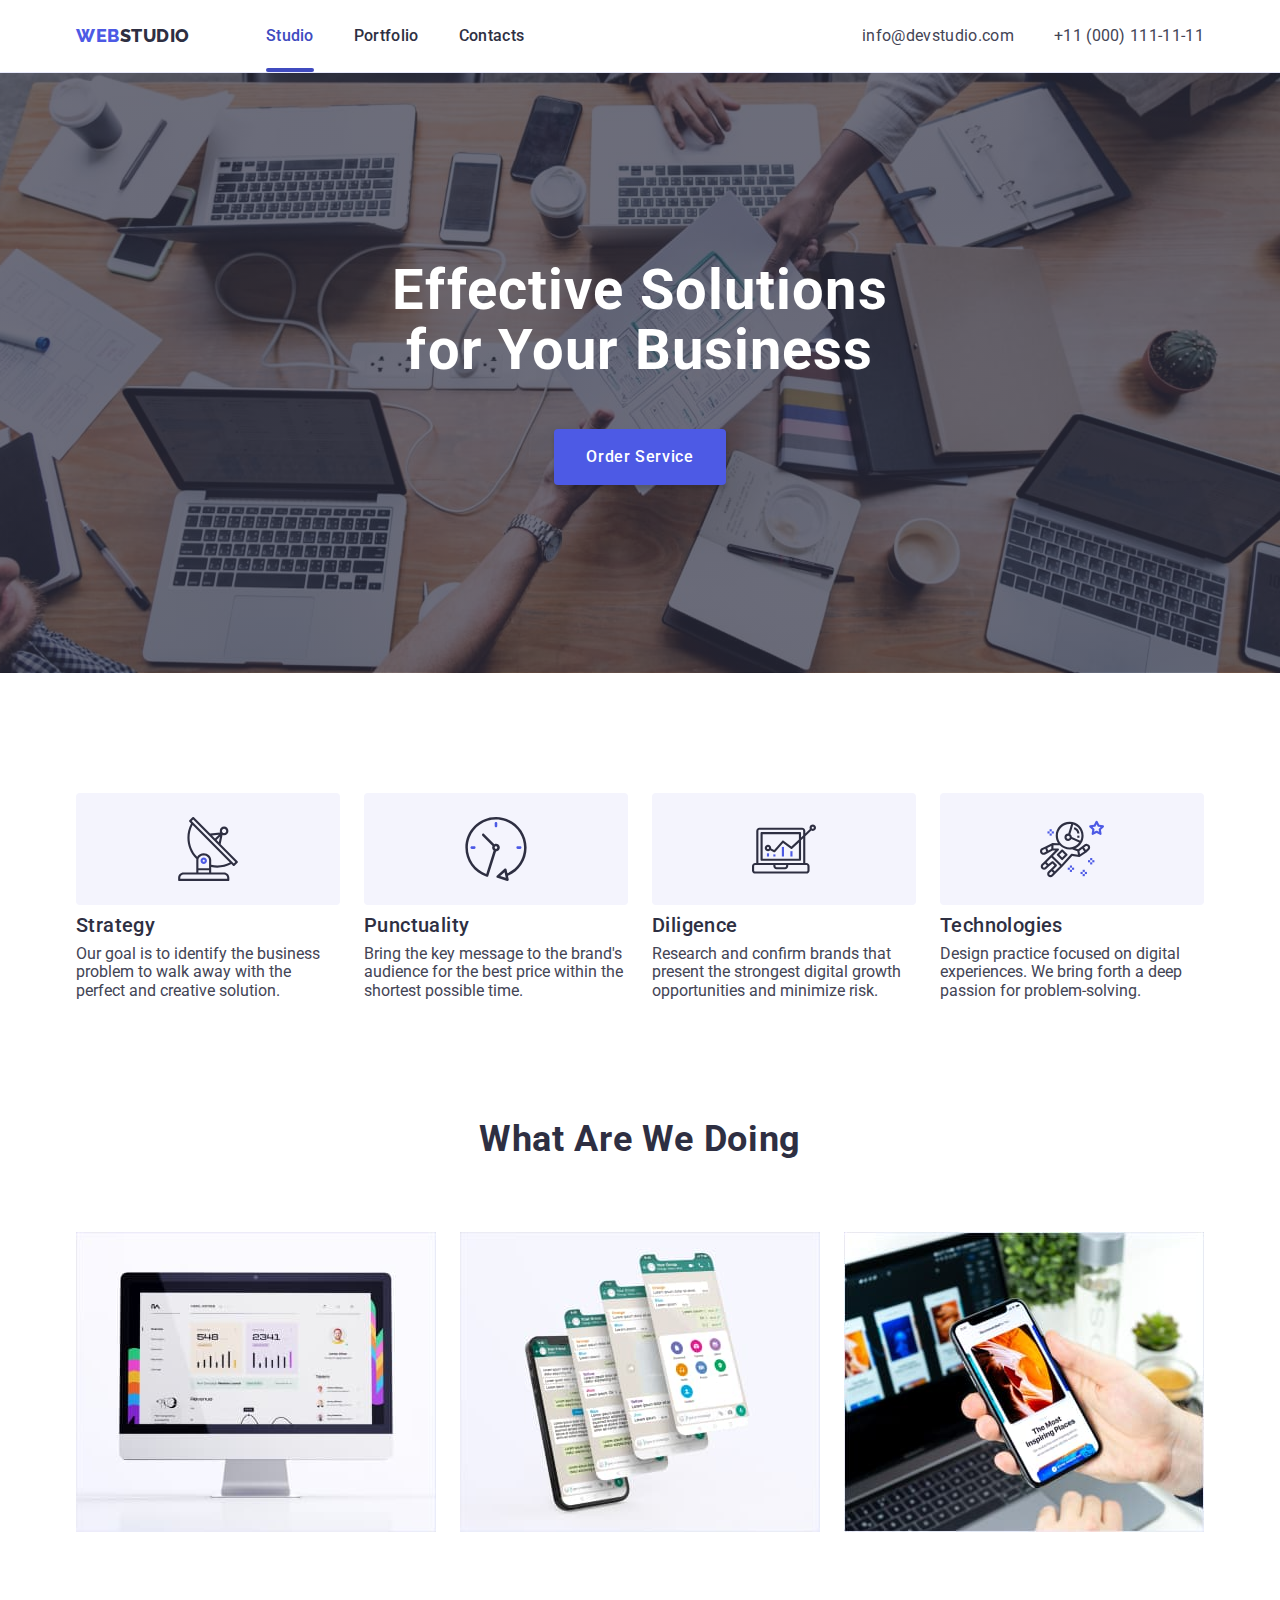
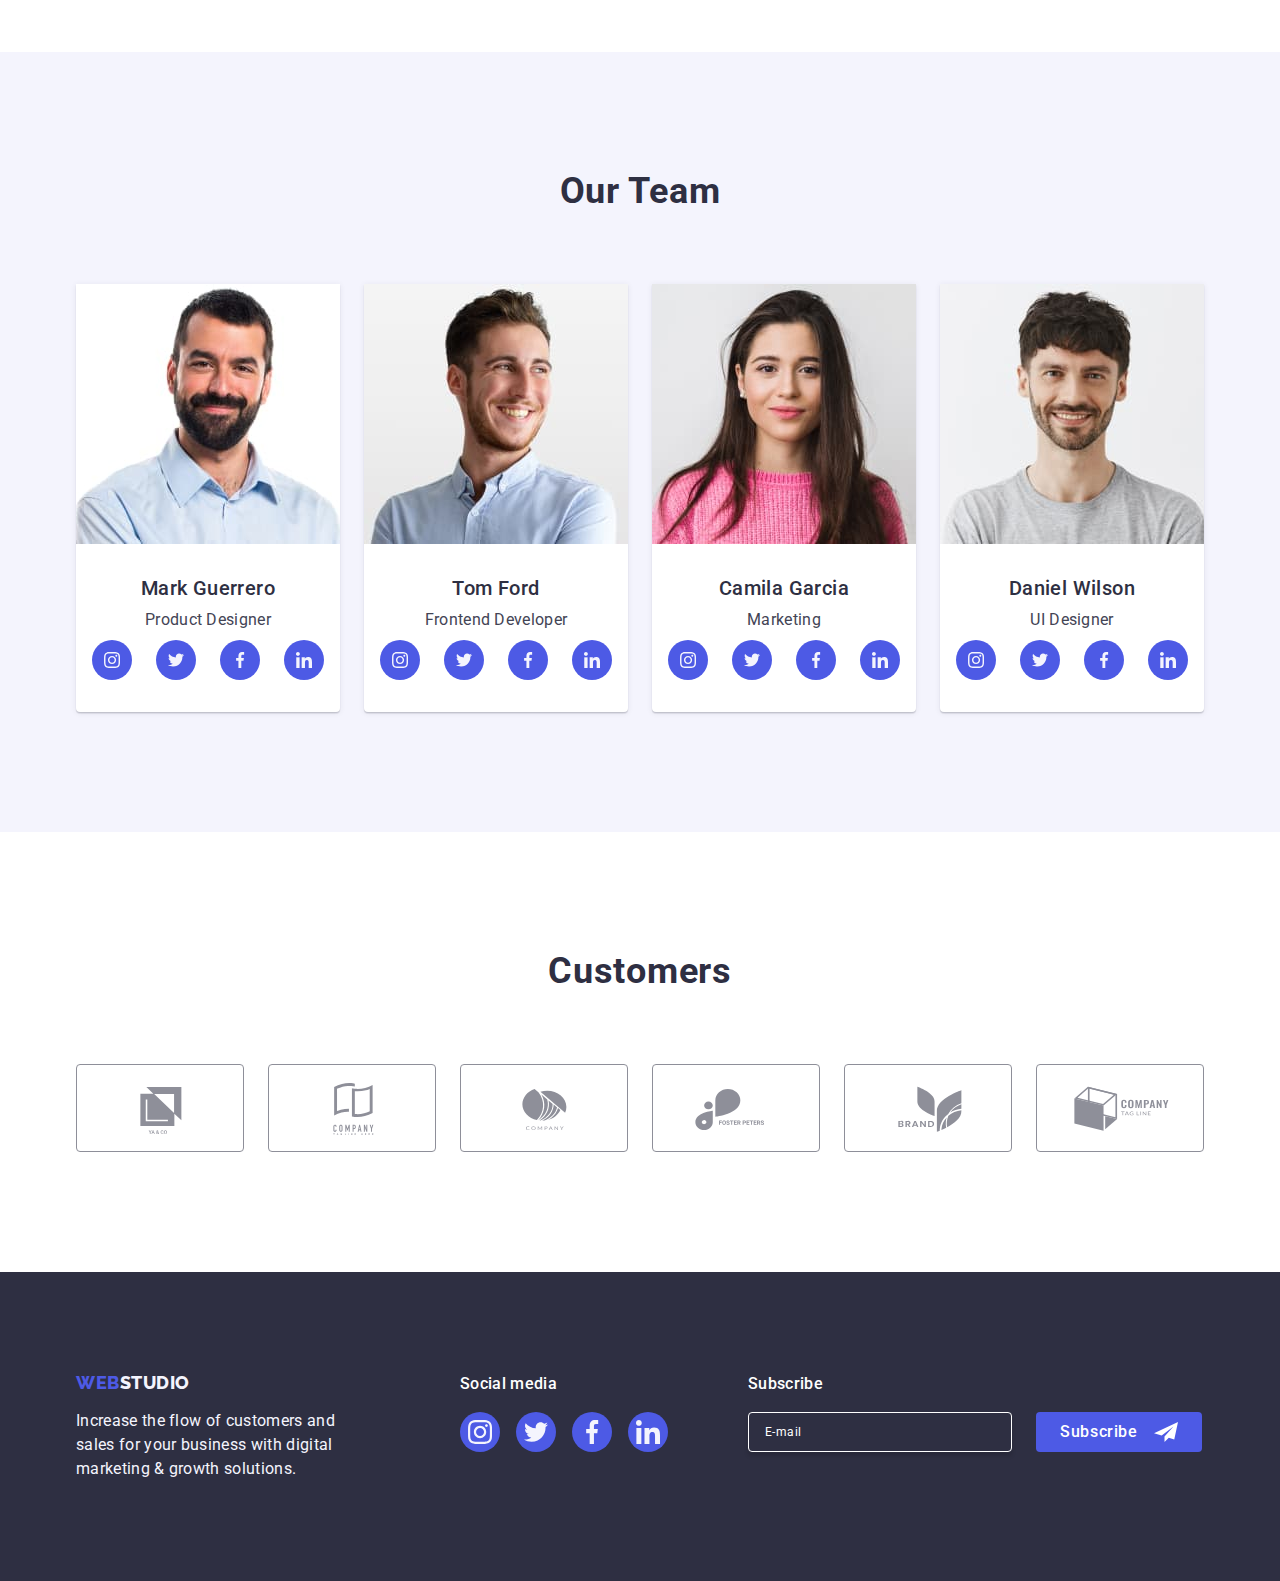
<file: index.html>
<!DOCTYPE html>

<html lang="en">
  <head>
    <meta charset="UTF-8" />
    <meta http-equiv="X-UA-Compatible" content="IE=edge" />
    <meta name="viewport" content="width=device-width, initial-scale=1.0" />
    <title>Web Studio</title>
    <link rel="preconnect" href="https://fonts.googleapis.com" />
    <link rel="preconnect" href="https://fonts.gstatic.com" crossorigin />
    <link
      href="https://fonts.googleapis.com/css2?family=Raleway:wght@800&family=Roboto:wght@400;500;700;900&display=swap"
      rel="stylesheet"
    />
    <link
      rel="stylesheet"
      href="https://cdn.jsdelivr.net/npm/modern-normalize@1.1.0/modern-normalize.min.css"
    />
    <link rel="stylesheet" href="./css/styles.css" />
  </head>
  <body>
    <!---------------------------- HEADER ----------------------------->
    <header class="page-header">
      <div class="container page-header-container">
        <nav class="page-nav">
          <a class="logo logo-header link" href="./index.html" rel="noopner noreferrer"
            >Web<span class="logo-color-header">Studio</span></a
          >
          <ul class="menu list">
            <li class="menu-item">
              <a class="menu-link active link" href="./index.html" rel="noopner noreferrer">Studio</a>
            </li>
            <li class="menu-item">
              <a class="menu-link link" href="./portfolio.html" rel="noopner noreferrer">Portfolio</a>
            </li>
            <li class="menu-item">
              <a class="menu-link link" href="./index.html" rel="noopner noreferrer">Contacts</a>
            </li>
          </ul>
        </nav>

        <button type="button" class="mobile-menu-open js-open-menu">
          <svg
            class="mobile-menu-open-icon"
            width="32"
            height="22"
            aria-label="icon-burger"
          >
            <use href="./images/icons.svg#icon-burger"></use>
          </svg>
        </button>

        <address class="address">
          <ul class="address-list list">
            <li class="address-item">
              <a class="address-link link" href="mailto:info@devstudio.com"
                >info@devstudio.com</a
              >
            </li>
            <li class="address-item">
              <a class="address-link link" href="tel:+110001111111"
                >+11 (000) 111-11-11</a
              >
            </li>
          </ul>
        </address>
      </div>

      <div class="mobile-menu js-menu-container">
        <div class="container mobile-menu-container">
          <button type="button" class="mobile-menu-close-btn js-close-menu">
            <svg
              class="mobile-menu-close-btn-icon"
              width="8"
              height="8"
              aria-level="icon-close-modal"
            >
              <use href="./images/icons.svg#icon-close-modal"></use>
            </svg>
          </button>

          <ul class="mobile-menu-list list">
            <li class="mobile-menu-list-item">
              <a href="./index.html" class="mobile-menu-list-link active link"
                >Studio</a
              >
            </li>
            <li class="mobile-menu-list-item">
              <a href="./portfolio.html" class="mobile-menu-list-link link"
                >Portfolio</a
              >
            </li>
            <li class="mobile-menu-list-item">
              <a href="" class="mobile-menu-list-link link">Contacts</a>
            </li>
          </ul>

          <div class="mobile-contacts-conteiner">
            <addres class="mobile-addres">
              <ul class="mobile-addres-list list">
                <li class="mobile-addres-item">
                  <a href="tel:+110001111111" class="mobile-tel-link link"
                    >+11 (000) 111-11-11</a
                  >
                </li>
                <li class="mobile-addres-item">
                  <a
                    href="mailto:info@devstudio.com"
                    class="mobile-addres-link link"
                    >info@devstudio.com</a
                  >
                </li>
              </ul>
            </addres>

            <ul class="mobile-social-list list">
              <li class="mobile-social-list-item">
                <a href="" class="mobile-social-list-link">
                  <svg
                    aria-label="instagram"
                    class="mobile-social-list-icon"
                    width="24"
                    height="24"
                  >
                    <use href="./images/icons.svg#icon-instagram"></use>
                  </svg>
                </a>
              </li>
              <li class="mobile-social-list-item">
                <a href="" class="mobile-social-list-link">
                  <svg
                    aria-label="twitter"
                    class="mobile-social-list-icon"
                    width="24"
                    height="24"
                  >
                    <use href="./images/icons.svg#icon-twitter"></use>
                  </svg>
                </a>
              </li>
              <li class="mobile-social-list-item">
                <a href="" class="mobile-social-list-link">
                  <svg
                    aria-label="facebook"
                    class="mobile-social-list-icon"
                    width="24"
                    height="24"
                  >
                    <use href="./images/icons.svg#icon-facebook"></use>
                  </svg>
                </a>
              </li>
              <li class="mobile-social-list-item">
                <a href="" class="mobile-social-list-link">
                  <svg
                    aria-label="linkedin"
                    class="mobile-social-list-icon"
                    width="24"
                    height="24"
                  >
                    <use href="./images/icons.svg#icon-linkedin"></use>
                  </svg>
                </a>
              </li>
            </ul>
          </div>
        </div>
      </div>
    </header>

    <main>
      <!---------------------------- HERO ----------------------------->
      <section class="hero">
        <div class="container">
          <h1 class="hero-title">Effective Solutions for Your Business</h1>
          <button class="hero-btn" type="button" data-modal-open>
            Order Service
          </button>
        </div>
      </section>
      <!--------------- Company philosophy ---------------------------->
      <section class="features section">
        <div class="container">
          <h2 class="features-title visually-hidden">Company philosophy</h2>
          <ul class="features-list list">
            <li class="features-list-item">
              <div class="features-icon-container">
                <svg class="features-icon" width="64" height="64">
                  <use href="./images/icons.svg#icon-antenna"></use>
                </svg>
              </div>

              <h3 class="features-item-title">Strategy</h3>
              <p class="features-item-description">
                Our goal is to identify the business problem to walk away with
                the perfect and creative solution.
              </p>
            </li>
            <li class="features-list-item">
              <div class="features-icon-container">
                <svg class="features-icon" width="64" height="64">
                  <use href="./images/icons.svg#icon-clock"></use>
                </svg>
              </div>

              <h3 class="features-item-title">Punctuality</h3>
              <p class="features-item-description">
                Bring the key message to the brand's audience for the best price
                within the shortest possible time.
              </p>
            </li>
            <li class="features-list-item">
              <div class="features-icon-container">
                <svg class="features-icon" width="64" height="64">
                  <use href="./images/icons.svg#icon-diagram"></use>
                </svg>
              </div>

              <h3 class="features-item-title">Diligence</h3>
              <p class="features-item-description">
                Research and confirm brands that present the strongest digital
                growth opportunities and minimize risk.
              </p>
            </li>
            <li class="features-list-item">
              <div class="features-icon-container">
                <svg class="features-icon" width="64" height="64">
                  <use href="./images/icons.svg#icon-astronaut"></use>
                </svg>
              </div>

              <h3 class="features-item-title">Technologies</h3>
              <p class="features-item-description">
                Design practice focused on digital experiences. We bring forth a
                deep passion for problem-solving.
              </p>
            </li>
          </ul>
        </div>
      </section>
      <!--------------------------- Projects ---------------------------->
      <section class="projects">
        <div class="container">
          <h2 class="section-title">What are we doing</h2>
          <ul class="projects-list list">
            <li class="projects-list-item">
              <img
                class="projects-list-img"
                srcset="./images/gallery/img1.jpg 1x, ./images/gallery/img1@2x.jpg 2x"
                src="./images/gallery/img1.jpg"
                alt="monitor"
                width="360"
                height="300"
              />
            </li>
            <li class="projects-list-item">
              <img
                class="projects-list-img"
                srcset="./images/gallery/img2.jpg 1x, ./images/gallery/img2@2x.jpg 2x"
                src="./images/gallery/img2.jpg"
                alt="smartphone"
                width="360"
                height="300"
              />
            </li>
            <li class="projects-list-item">
              <img
                class="projects-list-img"
                srcset="./images/gallery/img3.jpg 1x, ./images/gallery/img3@2x.jpg 2x"
                src="./images/gallery/img3.jpg"
                alt="smartphone in hand"
                width="360"
                height="300"
              />
            </li>
          </ul>
        </div>
      </section>
      <!----------------------------- Team------------------------------>
      <section class="team section">
        <div class="container">
          <h2 class="section-title">Our Team</h2>
          <ul class="team-list list">
            <li class="team-list-item">
              <img
                class="team-item-img"
                srcset="./images/employees/mark-guerrero@2x.jpg 2x"
                src="./images/employees/mark-guerrero.jpg"
                alt="employee"
                width="264"
                height="260"
              />
              <div class="team-card-content">
                <h3 class="team-item-title">Mark Guerrero</h3>
                <p class="team-item-description">Product Designer</p>
                <ul class="social-list list">
                  <li class="social-list-item">
                    <a href="" class="social-list-link">
                      <svg
                        aria-label="instagram"
                        class="social-list-icon"
                        width="16"
                        height="16"
                      >
                        <use href="./images/icons.svg#icon-instagram"></use>
                      </svg>
                    </a>
                  </li>
                  <li class="social-list-item">
                    <a href="" class="social-list-link">
                      <svg
                        aria-label="twitter"
                        class="social-list-icon"
                        width="16"
                        height="16"
                      >
                        <use href="./images/icons.svg#icon-twitter"></use>
                      </svg>
                    </a>
                  </li>
                  <li class="social-list-item">
                    <a href="" class="social-list-link">
                      <svg
                        aria-label="facebook"
                        class="social-list-icon"
                        width="16"
                        height="16"
                      >
                        <use href="./images/icons.svg#icon-facebook"></use>
                      </svg>
                    </a>
                  </li>
                  <li class="social-list-item">
                    <a href="" class="social-list-link">
                      <svg
                        aria-label="linkedin"
                        class="social-list-icon"
                        width="16"
                        height="16"
                      >
                        <use href="./images/icons.svg#icon-linkedin"></use>
                      </svg>
                    </a>
                  </li>
                </ul>
              </div>
            </li>
            <li class="team-list-item">
              <img
                class="team-item-img"
                srcset="./images/employees/tom-ford@2x.jpg 2x"
                src="./images/employees/tom-ford.jpg"
                alt="employee"
                width="264"
                height="260"
              />
              <div class="team-card-content">
                <h3 class="team-item-title">Tom Ford</h3>
                <p class="team-item-description">Frontend Developer</p>
                <ul class="social-list list">
                  <li class="social-list-item">
                    <a href="" class="social-list-link">
                      <svg
                        aria-label="instagram"
                        class="social-list-icon"
                        width="16"
                        height="16"
                      >
                        <use href="./images/icons.svg#icon-instagram"></use>
                      </svg>
                    </a>
                  </li>
                  <li class="social-list-item">
                    <a href="" class="social-list-link">
                      <svg
                        aria-label="twitter"
                        class="social-list-icon"
                        width="16"
                        height="16"
                      >
                        <use href="./images/icons.svg#icon-twitter"></use>
                      </svg>
                    </a>
                  </li>
                  <li class="social-list-item">
                    <a href="" class="social-list-link">
                      <svg
                        aria-label="facebook"
                        class="social-list-icon"
                        width="16"
                        height="16"
                      >
                        <use href="./images/icons.svg#icon-facebook"></use>
                      </svg>
                    </a>
                  </li>
                  <li class="social-list-item">
                    <a href="" class="social-list-link">
                      <svg
                        aria-label="linkedin"
                        class="social-list-icon"
                        width="16"
                        height="16"
                      >
                        <use href="./images/icons.svg#icon-linkedin"></use>
                      </svg>
                    </a>
                  </li>
                </ul>
              </div>
            </li>
            <li class="team-list-item">
              <img
                class="team-item-img"
                srcset="./images/employees/camila-garcia@2x.jpg 2x"
                src="./images/employees/camila-garcia.jpg"
                alt="employee"
                width="264"
                height="260"
              />
              <div class="team-card-content">
                <h3 class="team-item-title">Camila Garcia</h3>
                <p class="team-item-description">Marketing</p>
                <ul class="social-list list">
                  <li class="social-list-item">
                    <a href="" class="social-list-link">
                      <svg
                        aria-label="instagram"
                        class="social-list-icon"
                        width="16"
                        height="16"
                      >
                        <use href="./images/icons.svg#icon-instagram"></use>
                      </svg>
                    </a>
                  </li>
                  <li class="social-list-item">
                    <a href="" class="social-list-link">
                      <svg
                        aria-label="twitter"
                        class="social-list-icon"
                        width="16"
                        height="16"
                      >
                        <use href="./images/icons.svg#icon-twitter"></use>
                      </svg>
                    </a>
                  </li>
                  <li class="social-list-item">
                    <a href="" class="social-list-link">
                      <svg
                        aria-label="facebook"
                        class="social-list-icon"
                        width="16"
                        height="16"
                      >
                        <use href="./images/icons.svg#icon-facebook"></use>
                      </svg>
                    </a>
                  </li>
                  <li class="social-list-item">
                    <a href="" class="social-list-link">
                      <svg
                        aria-label="linkedin"
                        class="social-list-icon"
                        width="16"
                        height="16"
                      >
                        <use href="./images/icons.svg#icon-linkedin"></use>
                      </svg>
                    </a>
                  </li>
                </ul>
              </div>
            </li>
            <li class="team-list-item">
              <img
                class="team-item-img"
                srcset="./images/employees/daniel-wilson@2x.jpg 2x"
                src="./images/employees/daniel-wilson.jpg"
                alt="employee"
                width="264"
                height="260"
              />
              <div class="team-card-content">
                <h3 class="team-item-title">Daniel Wilson</h3>
                <p class="team-item-description">UI Designer</p>
                <ul class="social-list list">
                  <li class="social-list-item">
                    <a href="" class="social-list-link">
                      <svg
                        aria-label="instagram"
                        class="social-list-icon"
                        width="16"
                        height="16"
                      >
                        <use href="./images/icons.svg#icon-instagram"></use>
                      </svg>
                    </a>
                  </li>
                  <li class="social-list-item">
                    <a href="" class="social-list-link">
                      <svg
                        aria-label="twitter"
                        class="social-list-icon"
                        width="16"
                        height="16"
                      >
                        <use href="./images/icons.svg#icon-twitter"></use>
                      </svg>
                    </a>
                  </li>
                  <li class="social-list-item">
                    <a href="" class="social-list-link">
                      <svg
                        aria-label="facebook"
                        class="social-list-icon"
                        width="16"
                        height="16"
                      >
                        <use href="./images/icons.svg#icon-facebook"></use>
                      </svg>
                    </a>
                  </li>
                  <li class="social-list-item">
                    <a href="" class="social-list-link">
                      <svg
                        aria-label="linkedin"
                        class="social-list-icon"
                        width="16"
                        height="16"
                      >
                        <use href="./images/icons.svg#icon-linkedin"></use>
                      </svg>
                    </a>
                  </li>
                </ul>
              </div>
            </li>
          </ul>
        </div>
      </section>
      <!-------------------------------- Customers -------------------------------->
      <section class="section">
        <div class="container">
          <h2 class="section-title">Customers</h2>
          <ul class="customers-list list">
            <li class="customers-list-item">
              <a href="" class="customers-list-link">
                <svg class="customers-list-icon" width="104" height="56">
                  <use href="./images/icons.svg#icon-logo-1"></use>
                </svg>
              </a>
            </li>
            <li class="customers-list-item">
              <a href="" class="customers-list-link">
                <svg class="customers-list-icon" width="104" height="56">
                  <use href="./images/icons.svg#icon-logo-2"></use>
                </svg>
              </a>
            </li>
            <li class="customers-list-item">
              <a href="" class="customers-list-link">
                <svg class="customers-list-icon" width="104" height="56">
                  <use href="./images/icons.svg#icon-logo-3"></use>
                </svg>
              </a>
            </li>
            <li class="customers-list-item">
              <a href="" class="customers-list-link">
                <svg class="customers-list-icon" width="104" height="56">
                  <use href="./images/icons.svg#icon-logo-4"></use>
                </svg>
              </a>
            </li>
            <li class="customers-list-item">
              <a href="" class="customers-list-link">
                <svg class="customers-list-icon" width="104" height="56">
                  <use href="./images/icons.svg#icon-logo-5"></use>
                </svg>
              </a>
            </li>
            <li class="customers-list-item">
              <a href="" class="customers-list-link">
                <svg class="customers-list-icon" width="104" height="56">
                  <use href="./images/icons.svg#icon-logo-6"></use>
                </svg>
              </a>
            </li>
          </ul>
        </div>
      </section>
    </main>
    <!------------------------------ Footer ---------------------------->
    <footer class="footer">
      <div class="container container-footer-info">
        <div class="container-footer-description">
          <a class="logo logo-footer link" href="./index.html"
            >Web<span class="logo-color-footer">Studio</span></a
          >
          <p class="footer-description">
            Increase the flow of customers and sales for your business with
            digital marketing & growth solutions.
          </p>
        </div>

        <div class="container-social-media">
          <p class="footer-social-media">Social media</p>
          <ul class="social-media-list list">
            <li class="social-media-list-item">
              <a href="" class="social-media-list-link">
                <svg
                  aria-label="instagram"
                  class="social-media-list-icon"
                  width="24"
                  height="24"
                >
                  <use href="./images/icons.svg#icon-instagram"></use>
                </svg>
              </a>
            </li>
            <li class="social-media-list-item">
              <a href="" class="social-media-list-link">
                <svg
                  aria-label="twitter"
                  class="social-media-list-icon"
                  width="24"
                  height="24"
                >
                  <use href="./images/icons.svg#icon-twitter"></use>
                </svg>
              </a>
            </li>
            <li class="social-media-list-item">
              <a href="" class="social-media-list-link">
                <svg
                  aria-label="facebook"
                  class="social-media-list-icon"
                  width="24"
                  height="24"
                >
                  <use href="./images/icons.svg#icon-facebook"></use>
                </svg>
              </a>
            </li>
            <li class="social-media-list-item">
              <a href="" class="social-media-list-link">
                <svg
                  aria-label="linkedin"
                  class="social-media-list-icon"
                  width="24"
                  height="24"
                >
                  <use href="./images/icons.svg#icon-linkedin"></use>
                </svg>
              </a>
            </li>
          </ul>
        </div>

        <div class="container-footer-form">
          <p class="footer-form-desc">Subscribe</p>
          <form class="footer-form">
            <input
              class="footer-form-input"
              type="email"
              name="user_email"
              placeholder="E-mail"
              required
            />
            <button type="submit" class="footer-form-btn">
              Subscribe
              <svg
                class="footer-form-btn-icon"
                aria-label="icon-footer-btn"
                width="24"
                height="24"
              >
                <use href="./images/icons.svg#icon-footer-btn"></use>
              </svg>
            </button>
          </form>
        </div>
      </div>
    </footer>

    <!---------------------------- Modal Window ------------------------------>
    <div class="backdrop is-hidden" data-modal>
      <div class="modal">
        <button type="button" class="modal-close-btn" data-modal-close>
          <svg
            aria-label="icon-close-modal"
            class="modal-close-btn-icon"
            width="8"
            height="8"
          >
            <use href="./images/icons.svg#icon-close-modal"></use>
          </svg>
        </button>
        <!-------------------------- /Modal Window ---------------------------->

        <!---------------------------- Modal Form ----------------------------->
        <p class="modal-form-desc">
          Leave your contacts and we will call you back
        </p>
        <form class="modal-form">
          <label class="modal-form-field">
            <span class="modal-form-input-desc">Name</span>
            <span class="container-modal-form-input">
              <input
                type="text"
                name="user_name"
                class="modal-form-input"
                required
                pattern="^[a-zA-Zа-яА-ЯіІїЇ]+$"
                minlength="2"
              />
              <svg
                aria-label="icon-person"
                class="modal-form-input-icon"
                width="18"
                height="24"
              >
                <use href="./images/icons.svg#icon-person"></use>
              </svg>
            </span>
          </label>

          <label class="modal-form-field">
            <span class="modal-form-input-desc">Phone</span>
            <span class="container-modal-form-input">
              <input
                type="tel"
                name="user_phone"
                class="modal-form-input"
                required
                pattern="[0-9]{3}-[0-9]{3}-[0-9]{2}-[0-9]{2}"
                title="xxx-xxx-xx-xx"
                minlength="12"
                maxlength="12"
              />
              <svg
                aria-label="icon-phone"
                class="modal-form-input-icon"
                width="18"
                height="24"
              >
                <use href="./images/icons.svg#icon-phone"></use>
              </svg>
            </span>
          </label>

          <label class="modal-form-field">
            <span class="modal-form-input-desc">Email</span>
            <span class="container-modal-form-input">
              <input
                type="email"
                name="user_email"
                class="modal-form-input"
                required
              />
              <svg
                aria-label="icon-email"
                class="modal-form-input-icon"
                width="18"
                height="24"
              >
                <use href="./images/icons.svg#icon-email"></use>
              </svg>
            </span>
          </label>

          <label class="modal-form-field-textarea">
            <span class="modal-form-input-desc">Comment</span>
            <textarea
              name="user_message"
              class="modal-form-message"
              placeholder="Text input"
            ></textarea>
          </label>

          <!-------- method 1 ------->
          <label class="container-modal-form-check">
            <input
              type="checkbox"
              name="user_policy"
              class="modal-form-check"
            />
            <span class="modal-form-check-desc"
              >I accept the terms and conditions of the&nbsp;
              <a class="modal-form-check-desc-link" href="">Privacy Policy</a>
            </span>
          </label>

          <!------- method 2 -------->
          <!-- <input
            id="user-policy"
            type="checkbox"
            name="user_policy"
            class="modal-form-check visually-hidden"
          />
          <label for="user-policy" class="modal-form-check-desc"
            >I accept the terms and conditions of the&nbsp;
            <a href="">Privacy Policy</a>
          </label> -->

          <button type="submit" class="modal-form-submit">Send</button>
        </form>
      </div>
    </div>

    <script src="./js/modal.js"></script>
    <script src="./js/mobile-menu.js"></script>
  </body>
</html>
<!---------------------------- /Modal Form ----------------------------->
</file>
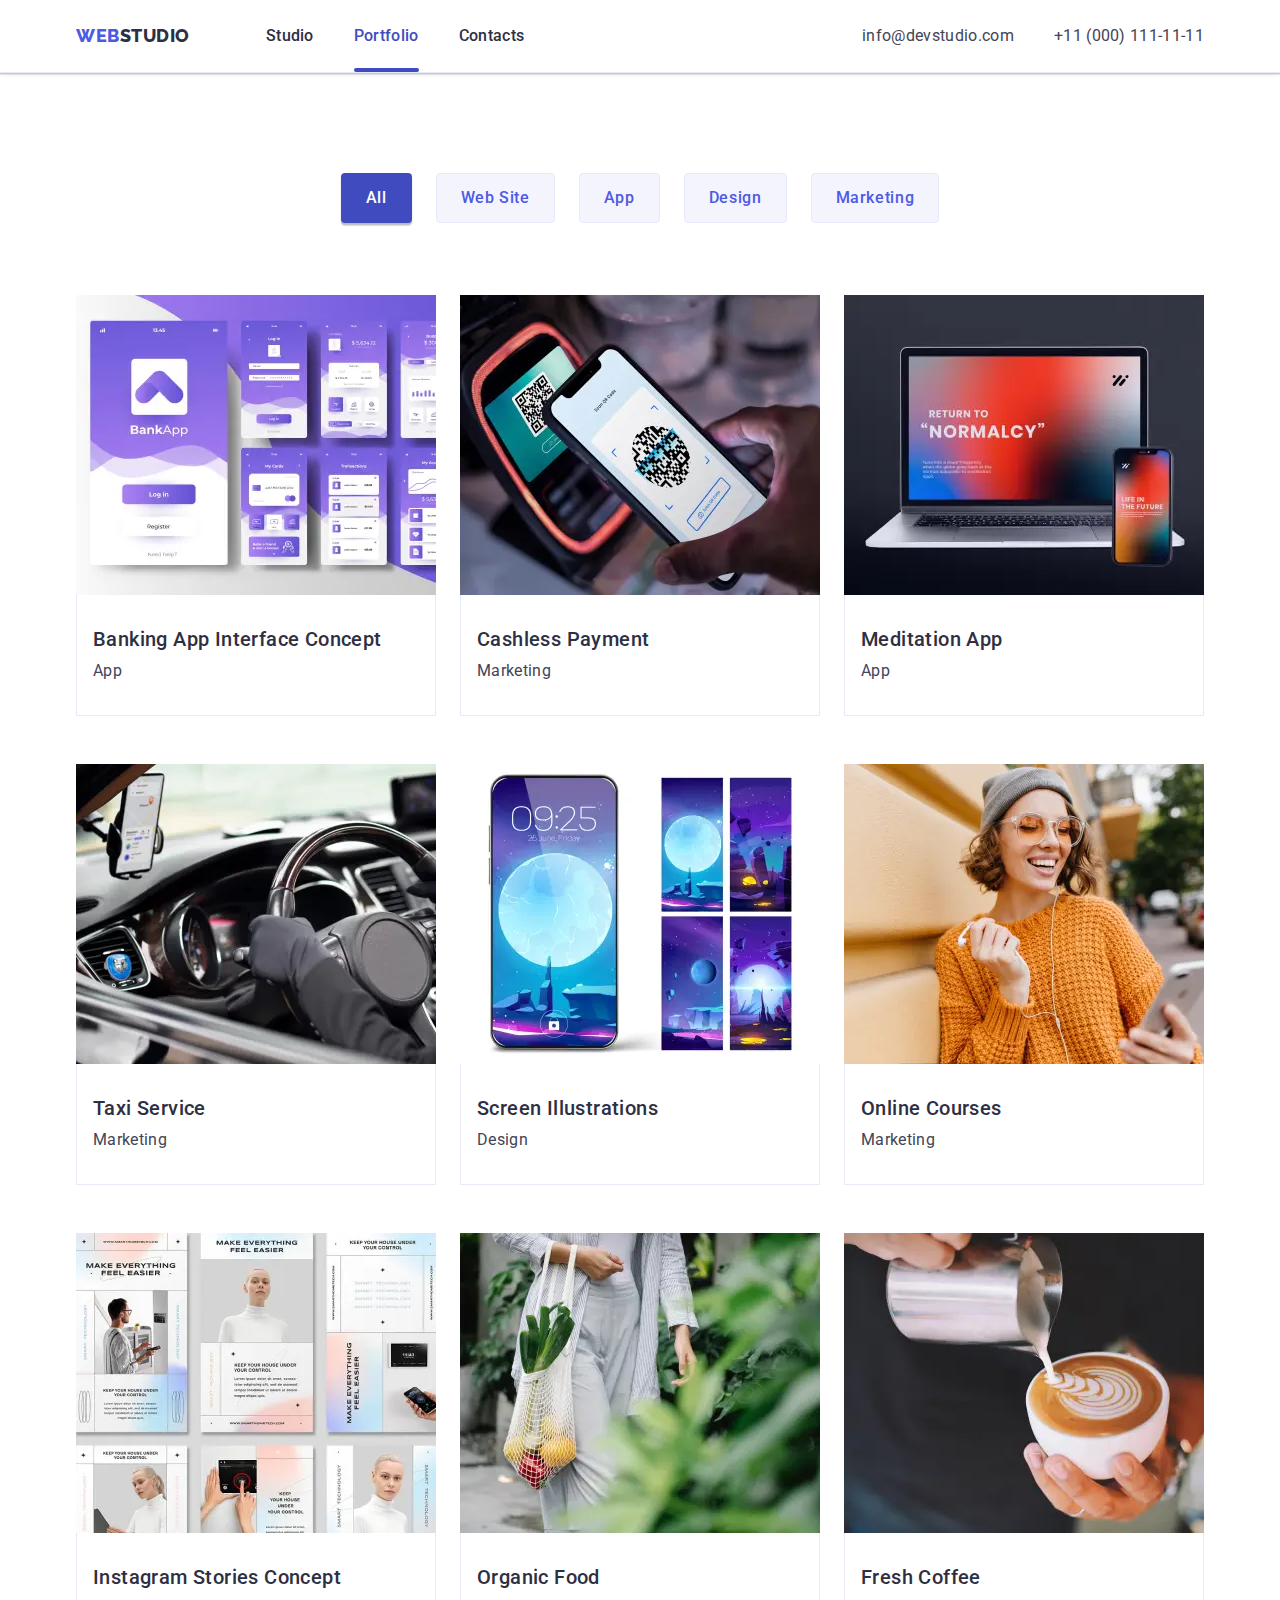
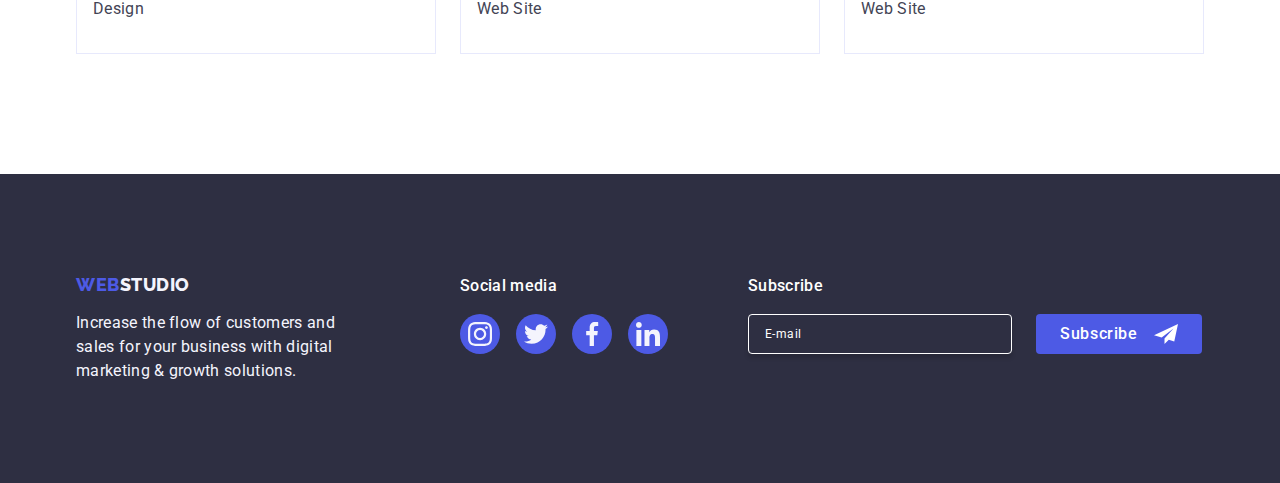
<file: portfolio.html>
<!DOCTYPE html>
<html lang="en">
  <head>
    <meta charset="UTF-8" />
    <meta http-equiv="X-UA-Compatible" content="IE=edge" />
    <meta name="viewport" content="width=device-width, initial-scale=1.0" />
    <title>Portfolio</title>
    <link rel="preconnect" href="https://fonts.googleapis.com" />
    <link rel="preconnect" href="https://fonts.gstatic.com" crossorigin />
    <link
      href="https://fonts.googleapis.com/css2?family=Raleway:wght@800&family=Roboto:wght@400;500;700;900&display=swap"
      rel="stylesheet"
    />
    <link
      rel="stylesheet"
      href="https://cdn.jsdelivr.net/npm/modern-normalize@1.1.0/modern-normalize.min.css"
    />
    <link rel="stylesheet" href="./css/styles.css" />
  </head>
  <body>
    <!---------------------------- HEADER ----------------------------->
    <header class="page-header">
      <div class="container page-header-container">
        <nav class="page-nav">
          <a class="logo logo-header link" href="./index.html"
            >Web<span class="logo-color-header">Studio</span></a
          >
          <ul class="menu list">
            <li class="menu-item">
              <a class="menu-link link" href="./index.html" rel="noopner noreferrer">Studio</a>
            </li>
            <li class="menu-item">
              <a class="menu-link active link" href="./portfolio.html" rel="noopner noreferrer"
                >Portfolio</a
              >
            </li>
            <li class="menu-item">
              <a class="menu-link link" href="" rel="noopner noreferrer">Contacts</a>
            </li>
          </ul>
        </nav>

        <button type="button" class="mobile-menu-open js-open-menu">
          <svg
            class="mobile-menu-open-icon"
            width="32"
            height="22"
            aria-label="icon-burger"
          >
            <use href="./images/icons.svg#icon-burger"></use>
          </svg>
        </button>

        <address class="address">
          <ul class="address-list list">
            <li class="address-item">
              <a class="address-link link" href="mailto:info@devstudio.com"
                >info@devstudio.com</a
              >
            </li>
            <li class="address-item">
              <a class="address-link link" href="tel:+110001111111"
                >+11 (000) 111-11-11</a
              >
            </li>
          </ul>
        </address>
      </div>

      <div class="mobile-menu js-menu-container">
        <div class="container mobile-menu-container">
          <button type="button" class="mobile-menu-close-btn js-close-menu">
            <svg
              class="mobile-menu-close-btn-icon"
              width="8"
              height="8"
              aria-level="icon-close-modal"
            >
              <use href="./images/icons.svg#icon-close-modal"></use>
            </svg>
          </button>

          <ul class="mobile-menu-list list">
            <li class="mobile-menu-list-item">
              <a href="./index.html" class="mobile-menu-list-link link"
                >Studio</a
              >
            </li>
            <li class="mobile-menu-list-item">
              <a
                href="./portfolio.html"
                class="mobile-menu-list-link active link"
                >Portfolio</a
              >
            </li>
            <li class="mobile-menu-list-item">
              <a href="" class="mobile-menu-list-link link">Contacts</a>
            </li>
          </ul>

          <div class="mobile-contacts-conteiner">
            <addres class="mobile-addres">
              <ul class="mobile-addres-list list">
                <li class="mobile-addres-item">
                  <a href="tel:+110001111111" class="mobile-tel-link link"
                    >+11 (000) 111-11-11</a
                  >
                </li>
                <li class="mobile-addres-item">
                  <a
                    href="mailto:info@devstudio.com"
                    class="mobile-addres-link link"
                    >info@devstudio.com</a
                  >
                </li>
              </ul>
            </addres>

            <ul class="mobile-social-list list">
              <li class="mobile-social-list-item">
                <a href="" class="mobile-social-list-link">
                  <svg
                    aria-label="instagram"
                    class="mobile-social-list-icon"
                    width="24"
                    height="24"
                  >
                    <use href="./images/icons.svg#icon-instagram"></use>
                  </svg>
                </a>
              </li>
              <li class="mobile-social-list-item">
                <a href="" class="mobile-social-list-link">
                  <svg
                    aria-label="twitter"
                    class="mobile-social-list-icon"
                    width="24"
                    height="24"
                  >
                    <use href="./images/icons.svg#icon-twitter"></use>
                  </svg>
                </a>
              </li>
              <li class="mobile-social-list-item">
                <a href="" class="mobile-social-list-link">
                  <svg
                    aria-label="facebook"
                    class="mobile-social-list-icon"
                    width="24"
                    height="24"
                  >
                    <use href="./images/icons.svg#icon-facebook"></use>
                  </svg>
                </a>
              </li>
              <li class="mobile-social-list-item">
                <a href="" class="mobile-social-list-link">
                  <svg
                    aria-label="linkedin"
                    class="mobile-social-list-icon"
                    width="24"
                    height="24"
                  >
                    <use href="./images/icons.svg#icon-linkedin"></use>
                  </svg>
                </a>
              </li>
            </ul>
          </div>
        </div>
      </div>
    </header>

    <main>
      <!------------------------ Our services -------------------------->
      <section class="service">
        <div class="container">
          <h1 class="service-title visually-hidden">Our services</h1>
          <ul class="service-list list">
            <li class="service-list-item">
              <button class="service-btn active-filter" type="button">All</button>
            </li>
            <li class="service-list-item">
              <button class="service-btn" type="button">Web Site</button>
            </li>
            <li class="service-list-item">
              <button class="service-btn" type="button">App</button>
            </li>
            <li class="service-list-item">
              <button class="service-btn" type="button">Design</button>
            </li>
            <li class="service-list-item">
              <button class="service-btn" type="button">Marketing</button>
            </li>
          </ul>
          <ul class="portfolio-list list">
            <li class="portfolio-list-item">
              <a class="portfolio-list-link link" href="">
                <div class="portfolio-overlay-container">
                  <picture>
                    <source
                      srcset="
                        ./images/portfolio/desktop/banking-app-interface-concept-desktop.webp    1x,
                        ./images/portfolio/desktop/banking-app-interface-concept-desktop@2x.webp 2x
                      "
                      media="(min-width:1158px)"
                      type="image/webp"
                    />
                    <source
                      srcset="
                        ./images/portfolio/desktop/banking-app-interface-concept-desktop.jpg    1x,
                        ./images/portfolio/desktop/banking-app-interface-concept-desktop@2x.jpg 2x
                      "
                      media="(min-width:1158px)"
                    />

                    <source
                      srcset="
                        ./images/portfolio/tablet/banking-app-interface-concept-tablet.webp    1x,
                        ./images/portfolio/tablet/banking-app-interface-concept-tablet@2x.webp 2x
                      "
                      media="(min-width:768px)"
                      type="image/webp"
                    />
                    <source
                      srcset="
                        ./images/portfolio/tablet/banking-app-interface-concept-tablet.jpg    1x,
                        ./images/portfolio/tablet/banking-app-interface-concept-tablet@2x.jpg 2x
                      "
                      media="(min-width:768px)"
                    />

                    <source
                      srcset="
                        ./images/portfolio/mobile/banking-app-interface-concept-mobile.webp    1x,
                        ./images/portfolio/mobile/banking-app-interface-concept-mobile@2x.webp 2x
                      "
                      media="(max-width:767px)"
                      type="image/webp"
                    />
                    <source
                      srcset="
                        ./images/portfolio/mobile/banking-app-interface-concept-mobile.jpg    1x,
                        ./images/portfolio/mobile/banking-app-interface-concept-mobile@2x.jpg 2x
                      "
                      media="(max-width:767px)"
                    />

                    <img
                      class="portfolio-item-img"
                      src="./images/portfolio/mobile/banking-app-interface-concept-mobile.jpg"
                      alt="Banking App Interface Concept"
                      width="396"
                      height="280"
                    />
                  </picture>

                  <p class="overlay">
                    14 Stylish and User-Friendly App Design Concepts · Task
                    Manager App · Calorie Tracker App · Exotic Fruit Ecommerce
                    App · Cloud Storage App
                  </p>
                </div>
                <div class="service-card-content">
                  <h2 class="portfolio-item-title">
                    Banking App Interface Concept
                  </h2>
                  <p class="portfolio-item-description">App</p>
                </div>
              </a>
            </li>
            <li class="portfolio-list-item">
              <a class="portfolio-list-link link" href="">
                <div class="portfolio-overlay-container">
                  <picture>
                    <source
                      srcset="
                        ./images/portfolio/desktop/cashless-payment-desktop.webp    1x,
                        ./images/portfolio/desktop/cashless-payment-desktop@2x.webp 2x
                      "
                      media="(min-width:1158px)"
                      type="image/webp"
                    />
                    <source
                      srcset="
                        ./images/portfolio/desktop/cashless-payment-desktop.jpg    1x,
                        ./images/portfolio/desktop/cashless-payment-desktop@2x.jpg 2x
                      "
                      media="(min-width:1158px)"
                    />

                    <source
                      srcset="
                        ./images/portfolio/tablet/cashless-payment-tablet.webp    1x,
                        ./images/portfolio/tablet/cashless-payment-tablet@2x.webp 2x
                      "
                      media="(min-width:768px)"
                      type="image/webp"
                    />
                    <source
                      srcset="
                        ./images/portfolio/tablet/cashless-payment-tablet.jpg    1x,
                        ./images/portfolio/tablet/cashless-payment-tablet@2x.jpg 2x
                      "
                      media="(min-width:768px)"
                    />

                    <source
                      srcset="
                        ./images/portfolio/mobile/cashless-payment-mobile.webp    1x,
                        ./images/portfolio/mobile/cashless-payment-mobile@2x.webp 2x
                      "
                      media="(max-width:767px)"
                      type="image/webp"
                    />
                    <source
                      srcset="
                        ./images/portfolio/mobile/cashless-payment-mobile.jpg    1x,
                        ./images/portfolio/mobile/cashless-payment-mobile@2x.jpg 2x
                      "
                      media="(max-width:767px)"
                    />

                    <img
                      class="portfolio-item-img"
                      src="./images/portfolio/mobile/cashless-payment-mobile.jpg"
                      alt="Cashless Payment"
                      width="396"
                      height="280"
                    />
                  </picture>

                  <p class="overlay">
                    14 Stylish and User-Friendly App Design Concepts · Task
                    Manager App · Calorie Tracker App · Exotic Fruit Ecommerce
                    App · Cloud Storage App
                  </p>
                </div>
                <div class="service-card-content">
                  <h2 class="portfolio-item-title">Cashless Payment</h2>
                  <p class="portfolio-item-description">Marketing</p>
                </div>
              </a>
            </li>
            <li class="portfolio-list-item">
              <a class="portfolio-list-link link" href="">
                <div class="portfolio-overlay-container">
                  <picture>
                    <source
                      srcset="
                        ./images/portfolio/desktop/meditation-app-desktop.webp    1x,
                        ./images/portfolio/desktop/meditation-app-desktop@2x.webp 2x
                      "
                      media="(min-width:1158px)"
                      type="image/webp"
                    />
                    <source
                      srcset="
                        ./images/portfolio/desktop/meditation-app-desktop.jpg    1x,
                        ./images/portfolio/desktop/meditation-app-desktop@2x.jpg 2x
                      "
                      media="(min-width:1158px)"
                    />

                    <source
                      srcset="
                        ./images/portfolio/tablet/meditation-app-tablet.webp    1x,
                        ./images/portfolio/tablet/meditation-app-tablet@2x.webp 2x
                      "
                      media="(min-width:768px)"
                      type="image/webp"
                    />
                    <source
                      srcset="
                        ./images/portfolio/tablet/meditation-app-tablet.jpg    1x,
                        ./images/portfolio/tablet/meditation-app-tablet@2x.jpg 2x
                      "
                      media="(min-width:768px)"
                    />

                    <source
                      srcset="
                        ./images/portfolio/mobile/meditation-app-mobile.webp    1x,
                        ./images/portfolio/mobile/meditation-app-mobile@2x.webp 2x
                      "
                      media="(max-width:767px)"
                      type="image/webp"
                    />
                    <source
                      srcset="
                        ./images/portfolio/mobile/meditation-app-mobile.jpg    1x,
                        ./images/portfolio/mobile/meditation-app-mobile@2x.jpg 2x
                      "
                      media="(max-width:767px)"
                    />

                    <img
                      class="portfolio-item-img"
                      src="./images/portfolio/mobile/meditation-app-mobile.jpg"
                      alt="Meditation App"
                      width="396"
                      height="280"
                    />
                  </picture>

                  <p class="overlay">
                    14 Stylish and User-Friendly App Design Concepts · Task
                    Manager App · Calorie Tracker App · Exotic Fruit Ecommerce
                    App · Cloud Storage App
                  </p>
                </div>
                <div class="service-card-content">
                  <h2 class="portfolio-item-title">Meditation App</h2>
                  <p class="portfolio-item-description">App</p>
                </div>
              </a>
            </li>
            <li class="portfolio-list-item">
              <a class="portfolio-list-link link" href="">
                <div class="portfolio-overlay-container">
                  <picture>
                    <source
                      srcset="
                        ./images/portfolio/desktop/taxi-service-desktop.webp    1x,
                        ./images/portfolio/desktop/taxi-service-desktop@2x.webp 2x
                      "
                      media="(min-width:1158px)"
                      type="image/webp"
                    />
                    <source
                      srcset="
                        ./images/portfolio/desktop/taxi-service-desktop.jpg    1x,
                        ./images/portfolio/desktop/taxi-service-desktop@2x.jpg 2x
                      "
                      media="(min-width:1158px)"
                    />

                    <source
                      srcset="
                        ./images/portfolio/tablet/taxi-service-tablet.webp    1x,
                        ./images/portfolio/tablet/taxi-service-tablet@2x.webp 2x
                      "
                      media="(min-width:768px)"
                      type="image/webp"
                    />
                    <source
                      srcset="
                        ./images/portfolio/tablet/taxi-service-tablet.jpg    1x,
                        ./images/portfolio/tablet/taxi-service-tablet@2x.jpg 2x
                      "
                      media="(min-width:768px)"
                    />

                    <source
                      srcset="
                        ./images/portfolio/mobile/taxi-service-mobile.webp    1x,
                        ./images/portfolio/mobile/taxi-service-mobile@2x.webp 2x
                      "
                      media="(max-width:767px)"
                      type="image/webp"
                    />
                    <source
                      srcset="
                        ./images/portfolio/mobile/taxi-service-mobile.jpg    1x,
                        ./images/portfolio/mobile/taxi-service-mobile@2x.jpg 2x
                      "
                      media="(max-width:767px)"
                    />

                    <img
                      class="portfolio-item-img"
                      src="./images/portfolio/mobile/taxi-service-mobile.jpg"
                      alt="Taxi Service"
                      width="396"
                      height="280"
                    />
                  </picture>

                  <p class="overlay">
                    14 Stylish and User-Friendly App Design Concepts · Task
                    Manager App · Calorie Tracker App · Exotic Fruit Ecommerce
                    App · Cloud Storage App
                  </p>
                </div>
                <div class="service-card-content">
                  <h2 class="portfolio-item-title">Taxi Service</h2>
                  <p class="portfolio-item-description">Marketing</p>
                </div>
              </a>
            </li>
            <li class="portfolio-list-item">
              <a class="portfolio-list-link link" href="">
                <div class="portfolio-overlay-container">
                  <picture>
                    <source
                      srcset="
                        ./images/portfolio/desktop/screen-illustrations-desktop.webp    1x,
                        ./images/portfolio/desktop/screen-illustrations-desktop@2x.webp 2x
                      "
                      media="(min-width:1158px)"
                      type="image/webp"
                    />
                    <source
                      srcset="
                        ./images/portfolio/desktop/screen-illustrations-desktop.jpg    1x,
                        ./images/portfolio/desktop/screen-illustrations-desktop@2x.jpg 2x
                      "
                      media="(min-width:1158px)"
                    />

                    <source
                      srcset="
                        ./images/portfolio/tablet/screen-illustrations-tablet.webp    1x,
                        ./images/portfolio/tablet/screen-illustrations-tablet@2x.webp 2x
                      "
                      media="(min-width:768px)"
                      type="image/webp"
                    />
                    <source
                      srcset="
                        ./images/portfolio/tablet/screen-illustrations-tablet.jpg    1x,
                        ./images/portfolio/tablet/screen-illustrations-tablet@2x.jpg 2x
                      "
                      media="(min-width:768px)"
                    />

                    <source
                      srcset="
                        ./images/portfolio/mobile/screen-illustrations-mobile.webp    1x,
                        ./images/portfolio/mobile/screen-illustrations-mobile@2x.webp 2x
                      "
                      media="(max-width:767px)"
                      type="image/webp"
                    />
                    <source
                      srcset="
                        ./images/portfolio/mobile/screen-illustrations-mobile.jpg    1x,
                        ./images/portfolio/mobile/screen-illustrations-mobile@2x.jpg 2x
                      "
                      media="(max-width:767px)"
                    />

                    <img
                      class="portfolio-item-img"
                      src="./images/portfolio/mobile/screen-illustrations-mobile.jpg"
                      alt="Screen Illustrations"
                      width="396"
                      height="280"
                    />
                  </picture>

                  <p class="overlay">
                    14 Stylish and User-Friendly App Design Concepts · Task
                    Manager App · Calorie Tracker App · Exotic Fruit Ecommerce
                    App · Cloud Storage App
                  </p>
                </div>
                <div class="service-card-content">
                  <h2 class="portfolio-item-title">Screen Illustrations</h2>
                  <p class="portfolio-item-description">Design</p>
                </div>
              </a>
            </li>
            <li class="portfolio-list-item">
              <a class="portfolio-list-link link" href="">
                <div class="portfolio-overlay-container">
                  <picture>
                    <source
                      srcset="
                        ./images/portfolio/desktop/online-courses-desktop.webp    1x,
                        ./images/portfolio/desktop/online-courses-desktop@2x.webp 2x
                      "
                      media="(min-width:1158px)"
                      type="image/webp"
                    />
                    <source
                      srcset="
                        ./images/portfolio/desktop/online-courses-desktop.jpg    1x,
                        ./images/portfolio/desktop/online-courses-desktop@2x.jpg 2x
                      "
                      media="(min-width:1158px)"
                    />

                    <source
                      srcset="
                        ./images/portfolio/tablet/online-courses-tablet.webp    1x,
                        ./images/portfolio/tablet/online-courses-tablet@2x.webp 2x
                      "
                      media="(min-width:768px)"
                      type="image/webp"
                    />
                    <source
                      srcset="
                        ./images/portfolio/tablet/online-courses-tablet.jpg    1x,
                        ./images/portfolio/tablet/online-courses-tablet@2x.jpg 2x
                      "
                      media="(min-width:768px)"
                    />

                    <source
                      srcset="
                        ./images/portfolio/mobile/online-courses-mobile.webp    1x,
                        ./images/portfolio/mobile/online-courses-mobile@2x.webp 2x
                      "
                      media="(max-width:767px)"
                      type="image/webp"
                    />
                    <source
                      srcset="
                        ./images/portfolio/mobile/online-courses-mobile.jpg    1x,
                        ./images/portfolio/mobile/online-courses-mobile@2x.jpg 2x
                      "
                      media="(max-width:767px)"
                    />

                    <img
                      class="portfolio-item-img"
                      src="./images/portfolio/mobile/online-courses-mobile.jpg"
                      alt="Online Courses"
                      width="396"
                      height="280"
                    />
                  </picture>

                  <p class="overlay">
                    14 Stylish and User-Friendly App Design Concepts · Task
                    Manager App · Calorie Tracker App · Exotic Fruit Ecommerce
                    App · Cloud Storage App
                  </p>
                </div>
                <div class="service-card-content">
                  <h2 class="portfolio-item-title">Online Courses</h2>
                  <p class="portfolio-item-description">Marketing</p>
                </div>
              </a>
            </li>
            <li class="portfolio-list-item">
              <a class="portfolio-list-link link" href="">
                <div class="portfolio-overlay-container">
                  <picture>
                    <source
                      srcset="
                        ./images/portfolio/desktop/instagram-stories-concept-desktop.webp    1x,
                        ./images/portfolio/desktop/instagram-stories-concept-desktop@2x.webp 2x
                      "
                      media="(min-width:1158px)"
                      type="image/webp"
                    />
                    <source
                      srcset="
                        ./images/portfolio/desktop/instagram-stories-concept-desktop.jpg    1x,
                        ./images/portfolio/desktop/instagram-stories-concept-desktop@2x.jpg 2x
                      "
                      media="(min-width:1158px)"
                    />

                    <source
                      srcset="
                        ./images/portfolio/tablet/instagram-stories-concept-tablet.webp    1x,
                        ./images/portfolio/tablet/instagram-stories-concept-tablet@2x.webp 2x
                      "
                      media="(min-width:768px)"
                      type="image/webp"
                    />
                    <source
                      srcset="
                        ./images/portfolio/tablet/instagram-stories-concept-tablet.jpg    1x,
                        ./images/portfolio/tablet/instagram-stories-concept-tablet@2x.jpg 2x
                      "
                      media="(min-width:768px)"
                    />

                    <source
                      srcset="
                        ./images/portfolio/mobile/instagram-stories-concept-mobile.webp    1x,
                        ./images/portfolio/mobile/instagram-stories-concept-mobile@2x.webp 2x
                      "
                      media="(max-width:767px)"
                      type="image/webp"
                    />
                    <source
                      srcset="
                        ./images/portfolio/mobile/instagram-stories-concept-mobile.jpg    1x,
                        ./images/portfolio/mobile/instagram-stories-concept-mobile@2x.jpg 2x
                      "
                      media="(max-width:767px)"
                    />

                    <img
                      class="portfolio-item-img"
                      src="./images/portfolio/mobile/instagram-stories-concept-mobile.jpg"
                      alt="Instagram Stories Concept"
                      width="396"
                      height="280"
                    />
                  </picture>

                  <p class="overlay">
                    14 Stylish and User-Friendly App Design Concepts · Task
                    Manager App · Calorie Tracker App · Exotic Fruit Ecommerce
                    App · Cloud Storage App
                  </p>
                </div>
                <div class="service-card-content">
                  <h2 class="portfolio-item-title">
                    Instagram Stories Concept
                  </h2>
                  <p class="portfolio-item-description">Design</p>
                </div>
              </a>
            </li>
            <li class="portfolio-list-item">
              <a class="portfolio-list-link link" href="">
                <div class="portfolio-overlay-container">
                  <picture>
                    <source
                      srcset="
                        ./images/portfolio/desktop/organic-food-desktop.webp    1x,
                        ./images/portfolio/desktop/organic-food-desktop@2x.webp 2x
                      "
                      media="(min-width:1158px)"
                      type="image/webp"
                    />
                    <source
                      srcset="
                        ./images/portfolio/desktop/organic-food-desktop.jpg    1x,
                        ./images/portfolio/desktop/organic-food-desktop@2x.jpg 2x
                      "
                      media="(min-width:1158px)"
                    />

                    <source
                      srcset="
                        ./images/portfolio/tablet/organic-food-tablet.webp    1x,
                        ./images/portfolio/tablet/organic-food-tablet@2x.webp 2x
                      "
                      media="(min-width:768px)"
                      type="image/webp"
                    />
                    <source
                      srcset="
                        ./images/portfolio/tablet/organic-food-tablet.jpg    1x,
                        ./images/portfolio/tablet/organic-food-tablet@2x.jpg 2x
                      "
                      media="(min-width:768px)"
                    />

                    <source
                      srcset="
                        ./images/portfolio/mobile/organic-food-mobile.webp    1x,
                        ./images/portfolio/mobile/organic-food-mobile@2x.webp 2x
                      "
                      media="(max-width:767px)"
                      type="image/webp"
                    />
                    <source
                      srcset="
                        ./images/portfolio/mobile/organic-food-mobile.jpg    1x,
                        ./images/portfolio/mobile/organic-food-mobile@2x.jpg 2x
                      "
                      media="(max-width:767px)"
                    />

                    <img
                      class="portfolio-item-img"
                      src="./images/portfolio/mobile/organic-food-mobile.jpg"
                      alt="Organic Food"
                      width="396"
                      height="280"
                    />
                  </picture>

                  <p class="overlay">
                    14 Stylish and User-Friendly App Design Concepts · Task
                    Manager App · Calorie Tracker App · Exotic Fruit Ecommerce
                    App · Cloud Storage App
                  </p>
                </div>
                <div class="service-card-content">
                  <h2 class="portfolio-item-title">Organic Food</h2>
                  <p class="portfolio-item-description">Web Site</p>
                </div>
              </a>
            </li>
            <li class="portfolio-list-item">
              <a class="portfolio-list-link link" href="">
                <div class="portfolio-overlay-container">
                  <picture>
                    <source
                      srcset="
                        ./images/portfolio/desktop/fresh-coffee-desktop.webp    1x,
                        ./images/portfolio/desktop/fresh-coffee-desktop@2x.webp 2x
                      "
                      media="(min-width:1158px)"
                      type="image/webp"
                    />
                    <source
                      srcset="
                        ./images/portfolio/desktop/fresh-coffee-desktop.jpg    1x,
                        ./images/portfolio/desktop/fresh-coffee-desktop@2x.jpg 2x
                      "
                      media="(min-width:1158px)"
                    />

                    <source
                      srcset="
                        ./images/portfolio/tablet/fresh-coffee-tablet.webp    1x,
                        ./images/portfolio/tablet/fresh-coffee-tablet@2x.webp 2x
                      "
                      media="(min-width:768px)"
                      type="image/webp"
                    />
                    <source
                      srcset="
                        ./images/portfolio/tablet/fresh-coffee-tablet.jpg    1x,
                        ./images/portfolio/tablet/fresh-coffee-tablet@2x.jpg 2x
                      "
                      media="(min-width:768px)"
                    />

                    <source
                      srcset="
                        ./images/portfolio/mobile/fresh-coffee-mobile.webp    1x,
                        ./images/portfolio/mobile/fresh-coffee-mobile@2x.webp 2x
                      "
                      media="(max-width:767px)"
                      type="image/webp"
                    />
                    <source
                      srcset="
                        ./images/portfolio/mobile/fresh-coffee-mobile.jpg    1x,
                        ./images/portfolio/mobile/fresh-coffee-mobile@2x.jpg 2x
                      "
                      media="(max-width:767px)"
                    />

                    <img
                      class="portfolio-item-img"
                      src="./images/portfolio/mobile/fresh-coffee-mobile.jpg"
                      alt="Fresh Coffee"
                      width="396"
                      height="280"
                    />
                  </picture>

                  <p class="overlay">
                    14 Stylish and User-Friendly App Design Concepts · Task
                    Manager App · Calorie Tracker App · Exotic Fruit Ecommerce
                    App · Cloud Storage App
                  </p>
                </div>
                <div class="service-card-content">
                  <h2 class="portfolio-item-title">Fresh Coffee</h2>
                  <p class="portfolio-item-description">Web Site</p>
                </div>
              </a>
            </li>
          </ul>
        </div>
      </section>
    </main>
    <!------------------------------ Footer ---------------------------->
    <footer class="footer">
      <div class="container container-footer-info">
        <div class="container-footer-description">
          <a class="logo logo-footer link" href="./index.html"
            >Web<span class="logo-color-footer">Studio</span></a
          >
          <p class="footer-description">
            Increase the flow of customers and sales for your business with
            digital marketing & growth solutions.
          </p>
        </div>

        <div class="container-social-media">
          <p class="footer-social-media">Social media</p>
          <ul class="social-media-list list">
            <li class="social-media-list-item">
              <a href="" class="social-media-list-link">
                <svg
                  aria-label="instagram"
                  class="social-media-list-icon"
                  width="24"
                  height="24"
                >
                  <use href="./images/icons.svg#icon-instagram"></use>
                </svg>
              </a>
            </li>
            <li class="social-media-list-item">
              <a href="" class="social-media-list-link">
                <svg
                  aria-label="twitter"
                  class="social-media-list-icon"
                  width="24"
                  height="24"
                >
                  <use href="./images/icons.svg#icon-twitter"></use>
                </svg>
              </a>
            </li>
            <li class="social-media-list-item">
              <a href="" class="social-media-list-link">
                <svg
                  aria-label="facebook"
                  class="social-media-list-icon"
                  width="24"
                  height="24"
                >
                  <use href="./images/icons.svg#icon-facebook"></use>
                </svg>
              </a>
            </li>
            <li class="social-media-list-item">
              <a href="" class="social-media-list-link">
                <svg
                  aria-label="linkedin"
                  class="social-media-list-icon"
                  width="24"
                  height="24"
                >
                  <use href="./images/icons.svg#icon-linkedin"></use>
                </svg>
              </a>
            </li>
          </ul>
        </div>

        <div class="container-footer-form">
          <p class="footer-form-desc">Subscribe</p>
          <form class="footer-form">
            <input
              class="footer-form-input"
              type="email"
              name="user_email"
              placeholder="E-mail"
              required
            />
            <button type="submit" class="footer-form-btn">
              Subscribe
              <svg
                class="footer-form-btn-icon"
                aria-label="icon-footer-btn"
                width="24"
                height="24"
              >
                <use href="./images/icons.svg#icon-footer-btn"></use>
              </svg>
            </button>
          </form>
        </div>
      </div>
    </footer>

    <script src="./js/mobile-menu.js"></script>
  </body>
</html>
</file>
<file: css/styles.css>
:root {
  /* ----------Fonts---------------- */
  --primary-font: 'Roboto', sans-serif;
  --secondary-font: 'Raleway', sans-serif;

  /*----------- Color-text---------- */
  --primary-text-color: #434455;
  --secondary-text-color: #2e2f42;

  --logo-color-first: #4d5ae5;
  --logo-color-header-last: #2e2f42;
  --logo-color-footer-last: #f4f4fd;

  --color-menu-link: #2e2f42;
  --accent-color-menu-link: #404bbf;
  --color-address-link: #434455;
  --accent-color-address-link: #404bbf;

  --hero-title-text-color: #ffffff;
  --hero-btn-text-color: #ffffff;

  --service-btn-text-color: #4d5ae5;
  --service-btn-text-accent-color: #ffffff;

  --color-footer-description: #f4f4fd;

  /* -----------Background color -----------*/
  --background-color-body: #ffffff;

  --background-color-hero: #2e2f42;
  --background-color-hero-btn: #4d5ae5;
  --accent-background-color-hero-btn: #404bbf;

  --background-color-features-icon-container: #f4f4fd;

  --background-color-team-section: #f4f4fd;
  --background-color-team-list-item: #ffffff;

  --background-color-service-btn: #f4f4fd;
  --accent-background-color-service-btn: #404bbf;
  --accent-background-color: #404bbf;

  --background-color-footer: #2e2f42;
}

h1,
h2,
h3,
h4,
h5,
h6,
p {
  margin-top: 0;
  margin-bottom: 0;
}

ul,
ol {
  margin-top: 0;
  margin-bottom: 0;
  padding-left: 0;
}

img {
  display: block;
}

button {
  cursor: pointer;
}

.list {
  list-style: none;
}

.link {
  text-decoration: none;
}

body {
  font-family: var(--primary-font);
  color: var(--primary-text-color);
  background-color: var(--background-color-body);
}

/* -------------Components----------- */
/* Mobile styles */
.container {
  padding-left: 16px;
  padding-right: 16px;
}

@media screen and (min-width: 428px) {
  .container {
    /* max-width: 428px; */
    width: 428px;
    margin-left: auto;
    margin-right: auto;
  }
}

/* Tablet styles >=768px */
@media screen and (min-width: 768px) {
  .container {
    /* max-width: 768px; */
    width: 768px;
  }
}

/* Desktop styles >=1158px */
@media screen and (min-width: 1158px) {
  .container {
    /* max-width: 1158px; */
    width: 1158px;
    padding-left: 15px;
    padding-right: 15px;
  }
}

/* Basic styles */
.section {
  padding-top: 96px;
  padding-bottom: 96px;
}

/* Desktop styles >=1158px */
@media screen and (min-width: 1158px) {
  .section {
    padding-top: 120px;
    padding-bottom: 120px;
  }
}

/* Basic styles */
.logo {
  display: block;
  font-family: var(--secondary-font);
  font-weight: 800;
  font-size: 18px;
  line-height: 1.17;
  align-items: center;
  letter-spacing: 0.03em;
  text-transform: uppercase;
  color: var(--logo-color-first);
}

/* Basic styles */
.section-title {
  font-size: 36px;
  line-height: 1.11;
  text-align: center;
  letter-spacing: 0.02em;
  text-transform: capitalize;
  color: var(--secondary-text-color);
  margin-bottom: 72px;
}

/* Basic styles */
.visually-hidden {
  position: absolute;
  width: 1px;
  height: 1px;
  margin: -1px;
  border: 0;
  padding: 0;

  white-space: nowrap;
  clip-path: inset(100%);
  clip: rect(0 0 0 0);
  overflow: hidden;
}
/* -------------/Components---------- */

/* <!---------- HEADER -----------> */
/* Mobile styles */
.page-header {
  padding-top: 24px;
  padding-bottom: 24px;
  border-bottom: 1px solid #e7e9fc;
  box-shadow: 0px 1px 6px 0px rgba(46, 47, 66, 0.08),
    0px 1px 1px 0px rgba(46, 47, 66, 0.16),
    0px 2px 1px 0px rgba(46, 47, 66, 0.08);
}

/* Tablet styles >=768px */
@media screen and (min-width: 768px) {
  .page-header {
    padding-top: 16px;
    padding-bottom: 16px;
  }
}

/* Desktop styles >=1158px */
@media screen and (min-width: 1158px) {
  .page-header {
    padding-top: 24px;
    padding-bottom: 24px;
  }
}

/* Mobile styles */
@media screen and (max-width: 767px) {
  .menu {
    display: none;
  }
  .address {
    display: none;
  }
  .mobile-menu-open {
    padding: 0;
    border: none;
    height: 22px;
    background-color: transparent;
  }
  .mobile-menu-open-icon {
    stroke: #2e2f42;
  }
}

/* Basic styles */
.page-header-container {
  display: flex;
  align-items: center;
  justify-content: space-between;
}

/* Tablet styles >=768px */
@media screen and (min-width: 768px) {
  .mobile-menu-open {
    display: none;
  }
}

/* Mobile styles */
@media screen and (max-width: 767px) {
  .mobile-menu {
    position: fixed;
    top: 0;
    left: 0;
    z-index: 100;
    width: 100%;
    height: 100%;
    background-color: #fff;
    box-shadow: 0px 1px 6px 0px rgba(46, 47, 66, 0.08),
      0px 1px 1px 0px rgba(46, 47, 66, 0.16),
      0px 2px 1px 0px rgba(46, 47, 66, 0.08);
    opacity: 0;
    visibility: hidden;
    pointer-events: none;
    transition: opacity 250ms cubic-bezier(0.4, 0, 0.2, 1),
      visibility 250ms cubic-bezier(0.4, 0, 0.2, 1);
  }
  .mobile-menu.is-open {
    opacity: 1;
    visibility: visible;
    pointer-events: auto;
  }
  .mobile-menu-container {
    display: flex;
    flex-direction: column;
    justify-content: space-between;
    height: 100%;
    position: relative;
    padding-top: 80px;
    padding-right: 24px;
    padding-bottom: 40px;
    padding-left: 24px;
  }
  .mobile-menu-close-btn {
    position: absolute;
    top: 22px;
    right: 20px;
    display: flex;
    align-items: center;
    justify-content: center;
    width: 24px;
    height: 24px;
    border-radius: 50%;
    padding: 0;
    border: 1px solid #2e2f42;
    background-color: #e7e9fc;
    transition: background-color 250ms cubic-bezier(0.4, 0, 0.2, 1);
  }
  .mobile-menu-close-btn:hover,
  .mobile-menu-close-btn:focus {
    background-color: #404bbf;
  }
  .mobile-menu-close-btn-icon {
    fill: #2e2f42;
    transition: fill 250ms cubic-bezier(0.4, 0, 0.2, 1);
  }
  .mobile-menu-close-btn:hover .mobile-menu-close-btn-icon,
  .mobile-menu-close-btn:focus .mobile-menu-close-btn-icon {
    fill: #ffffff;
  }
  .mobile-menu-list-item:not(:last-child) {
    margin-bottom: 40px;
  }
  .mobile-menu-list-link.active {
    color: #404bbf;
  }
  .mobile-menu-list-link {
    color: var(--color-menu-link);
    font-size: 36px;
    font-weight: 700;
    line-height: 1.11;
    letter-spacing: 0.72px;
    text-transform: capitalize;
    transition: color 250ms cubic-bezier(0.4, 0, 0.2, 1);
  }
  .mobile-menu-list-link:hover,
  .mobile-menu-list-link:focus {
    color: var(--accent-color-menu-link);
  }
  .mobile-addres {
    display: block;
    margin-bottom: 48px;
  }
  .mobile-addres-item:not(:last-child) {
    margin-bottom: 40px;
  }
  .mobile-tel-link {
    color: #4d5ae5;
    font-size: 36px;
    font-weight: 700;
    line-height: 1.11;
    letter-spacing: 0.72px;
    text-transform: capitalize;
    transition: color 250ms cubic-bezier(0.4, 0, 0.2, 1);
  }
  .mobile-tel-link:hover,
  .mobile-tel-link:focus {
    color: #404bbf;
  }
  .mobile-addres-link {
    color: #434455;
    font-size: 20px;
    font-weight: 500;
    line-height: 1.2;
    letter-spacing: 0.4px;
    transition: color 250ms cubic-bezier(0.4, 0, 0.2, 1);
  }
  .mobile-addres-link:hover,
  .mobile-addres-link:focus {
    color: #404bbf;
  }
  .mobile-social-list {
    display: flex;
    /* justify-content: center; */
    align-items: center;
    gap: 28px;
  }
  .mobile-social-list-item {
    width: 40px;
    height: 40px;
  }
  .mobile-social-list-link {
    display: flex;
    justify-content: center;
    align-items: center;
    color: #f4f4fd;
    width: 100%;
    height: 100%;
    border-radius: 50%;
    background-color: #4d5ae5;
    transition: background-color 250ms cubic-bezier(0.4, 0, 0.2, 1);
  }
  .mobile-social-list-link:hover,
  .mobile-social-list-link:focus {
    background-color: #404bbf;
  }
  .mobile-social-list-icon {
    fill: currentColor;
  }
}

/* Mobile styles */
@media screen and (min-width: 428px) {
  .mobile-social-list {
    gap: 56px;
  }
}

/* Tablet styles >=768px */
@media screen and (min-width: 768px) {
  .mobile-menu {
    display: none;
  }
  .page-nav {
    display: flex;
    align-items: center;
  }
  .logo-header {
    margin-right: 120px;
  }

    .menu {
      display: flex;
      gap: 40px;
      /* margin-left: 76px; */
    }
  
    .menu-item {
      /* Body Medium */
      font-family: inherit;
      font-size: 16px;
      font-style: normal;
      font-weight: 500;
      line-height: 24px;
      letter-spacing: 0.32px;
    }
  
    .menu-link {
      color: var(--secondary-text-color);
      position: relative;
      transition: color 250ms cubic-bezier(0.4, 0, 0.2, 1);
    }
  
    .menu-link.active::after {
      content: '';
      height: 4px;
      width: 100%;
      border-radius: 2px;
      background: var(--accent-background-color);
      position: absolute;
      left: 0;
      bottom: -27px;
      opacity: 1;
      transition: opacity 250ms cubic-bezier(0.4, 0, 0.2, 1);
      pointer-events: none;
  
    }
  
    .menu-link::after {
      content: '';
      height: 4px;
      width: 100%;
      border-radius: 2px;
      background: var(--accent-background-color);
      position: absolute;
      left: 0;
      bottom: -27px;
      opacity: 0;
      transition: opacity 250ms cubic-bezier(0.4, 0, 0.2, 1);
      pointer-events: none;
  
    }
  
    .menu-link:hover::after,
    .menu-link:focus::after {
      opacity: 1;
  
    }
  
    .menu-link:hover,
    .menu-link:focus,
    .active {
      color: var(--accent-background-color);
    }
  /* .menu {
    display: flex;
    align-items: center;
    gap: 40px;
  }
  .menu-link.active {
    color: #404bbf;
  }
  .menu-link {
    position: relative;
    padding: 24px 0;
    font-weight: 500;
    font-size: 16px;
    line-height: 1.5;
    letter-spacing: 0.02em;
    color: var(--color-menu-link);
    transition: color 250ms cubic-bezier(0.4, 0, 0.2, 1);
  }
  .menu-link::after {
    position: absolute;
    bottom: -4px;
    left: 0;
    display: block;
    content: '';
    width: 100%;
    height: 4px;
    border-radius: 2px;
  }
  .menu-link.active::after {
    background-color: #404bbf;
  }
  .menu-link:hover,
  .menu-link:focus {
    color: var(--accent-color-menu-link);
  } */
  .address-item:not(:last-child) {
    margin-bottom: 12px;
  }
  .address-link {
    display: block;
    color: var(--color-address-link);
    font-size: 12px;
    font-style: normal;
    font-weight: 400;
    line-height: 1.17;
    letter-spacing: 0.48px;
    transition: color 250ms cubic-bezier(0.4, 0, 0.2, 1);
  }
  .address-link:hover,
  .address-link:focus {
    color: var(--accent-color-address-link);
  }
}

/* Basic styles */
.logo-color-header {
  color: var(--logo-color-header-last);
}

/* Desktop styles >=1158px */
@media screen and (min-width: 1158px) {
  .logo-header {
    margin-right: 76px;
  }
  .address-list {
    display: flex;
    align-items: center;
    gap: 40px;
  }
  .address-item:not(:last-child) {
    margin-bottom: 0;
  }
  .address-link {
    display: inline;
    padding: 24px 0;
    font-weight: 400;
    font-size: 16px;
    line-height: 1.5;
    letter-spacing: 0.02em;
    color: var(--color-address-link);
  }
}
/* <!---------- /HEADER -----------> */

/* <!----------- HERO ------------> */
/* Mobile styles */
.hero {
  background-color: var(--background-color-hero);
  padding-top: 112px;
  padding-bottom: 112px;
  max-width: 856px;
  margin-left: auto;
  margin-right: auto;
  background-image: linear-gradient(
      rgba(46, 47, 66, 0.7),
      rgba(46, 47, 66, 0.7)
    ),
    url(../images/hero/bg-mobile.jpg);
  background-repeat: no-repeat;
  background-position: center;
  background-size: cover;
}

@media screen and (min-device-pixel-ratio: 2) and (max-width: 767px),
  screen and (min-resolution: 192dpi) and (max-width: 767px),
  screen and (min-resolution: 2dppx) and (max-width: 767px) {
  .hero {
    background-image: linear-gradient(
        rgba(46, 47, 66, 0.7),
        rgba(46, 47, 66, 0.7)
      ),
      url(../images/hero/bg-mobile@2x.jpg);
  }
}

/* Tablet styles >=768px */
@media screen and (min-width: 768px) {
  .hero {
    max-width: 1536px;
    
    background-image: linear-gradient(
        rgba(46, 47, 66, 0.7),
        rgba(46, 47, 66, 0.7)
      ),
      url(../images/hero/bg-tablet.jpg);
  }
}

@media screen and (min-device-pixel-ratio: 2) and (min-width: 768px),
  screen and (min-resolution: 192dpi) and (min-width: 768px),
  screen and (min-resolution: 2dppx) and (min-width: 768px) {
  .hero {
    background-image: linear-gradient(
        rgba(46, 47, 66, 0.7),
        rgba(46, 47, 66, 0.7)
      ),
      url(../images/hero/bg-tablet@2x.jpg);
  }
}

/* Desktop styles >=1158px */
@media screen and (min-width: 1158px) {
  .hero {
    padding-top: 188px;
    padding-bottom: 188px;
    max-width: 1440px;
    background-image: linear-gradient(
        rgba(46, 47, 66, 0.7),
        rgba(46, 47, 66, 0.7)
      ),
      url(../images/hero/bg-desktop.jpg);
  }
}

@media screen and (min-device-pixel-ratio: 2) and (min-width: 1158px),
  screen and (min-resolution: 192dpi) and (min-width: 1158px),
  screen and (min-resolution: 2dppx) and (min-width: 1158px) {
  .hero {
    background-image: linear-gradient(
        rgba(46, 47, 66, 0.7),
        rgba(46, 47, 66, 0.7)
      ),
      url(../images/hero/bg-desktop@2x.jpg);
  }
}

/* Mobile styles */
.hero-title {
  max-width: 320px;
  margin-left: auto;
  margin-right: auto;
  color: var(--hero-title-text-color);
  text-align: center;
  font-size: 36px;
  line-height: 1.11;
  letter-spacing: 0.72px;
  text-transform: capitalize;
  margin-bottom: 72px;
}

/* Tablet styles >=768px */
@media screen and (min-width: 768px) {
  .hero-title {
    max-width: 496px;
    font-size: 56px;
    line-height: 1.07;
    letter-spacing: 1.12px;
    text-transform: none;
    margin-bottom: 36px;
  }
}

/* Desktop styles >=1158px */
@media screen and (min-width: 1158px) {
  .hero-title {
    margin-bottom: 48px;
  }
}

/* Basic styles */
.hero-btn {
  display: block;
  margin-right: auto;
  margin-left: auto;
  padding: 16px 32px;
  border: none;
  border-radius: 4px;
  background-color: var(--background-color-hero-btn);
  box-shadow: 0px 4px 4px 0px rgba(0, 0, 0, 0.15);
  color: var(--hero-btn-text-color);
  font-family: inherit;
  font-size: 16px;
  font-weight: 500;
  line-height: 1.5;
  letter-spacing: 0.64px;
  transition: background-color 250ms cubic-bezier(0.4, 0, 0.2, 1);
}

.hero-btn:hover,
.hero-btn:focus {
  background-color: var(--accent-background-color-hero-btn);
}
/* <!----------- /HERO ------------> */

/* -------Company philosophy --------*/
/* Basic styles */
@media screen and (max-width: 1157px) {
  .features-icon-container {
    display: none;
  }
}

/* Mobile styles */
@media screen and (max-width: 767px) {
  .features-list-item:not(:last-child) {
    margin-bottom: 72px;
  }
}

/* Mobile styles */
.features-item-title {
  color: var(--secondary-text-color);
  text-align: center;
  font-size: 36px;
  line-height: 1.11;
  letter-spacing: 0.72px;
  text-transform: capitalize;
  margin-bottom: 8px;
}
/* .features-item-description {
  font-size: 16px;
  font-weight: 500;
  line-height: 1.5;
  letter-spacing: 0.32px;
} */

/* Tablet styles >=768px */
@media screen and (min-width: 768px) {
  .features-list {
    display: flex;
    align-items: center;
    flex-wrap: wrap;
    column-gap: 24px;
    row-gap: 72px;
  }
  .features-list-item {
    flex-basis: calc((100% - 24px) / 2);
  }
  .features-item-title {
    text-align: left;
  }
}

/* Desktop styles >=1158px */
@media screen and (min-width: 1158px) {
  .features-list {
    flex-wrap: nowrap;
  }
  .features-list-item {
    flex-basis: calc((100% - 72px) / 4);
  }
  .features-icon-container {
    display: flex;
    align-items: center;
    justify-content: center;
    background-color: var(--background-color-features-icon-container);
    border-radius: 4px;
    height: 112px;
    margin-bottom: 8px;
  }
  .features-item-title {
    font-size: 20px;
    font-weight: 500;
    line-height: 1.2;
    letter-spacing: 0.4px;
  }
  .features-item-description {
    font-weight: 400;
  }
}
/* -------/Company philosophy -------*/

/* -----------Projects --------------*/
/* Basic styles */
@media screen and (max-width: 1157px) {
  .projects {
    display: none;
  }
}

/* Desktop styles >=1158px */
@media screen and (min-width: 1158px) {
  .projects {
    padding-bottom: 120px;
  }

  .projects-list {
    display: flex;
    align-items: center;
    justify-content: center;
    gap: 24px;
  }

  .projects-list-item {
    flex-basis: calc((100% - 2 * 24px) / 3);
  }
}
/* -----------/Projects --------------*/

/* ------------Team ------------------*/
/* Basic styles */
.team {
  background-color: var(--background-color-team-section);
}
.team-list {
  display: flex;
  flex-wrap: wrap;
  align-items: center;
  justify-content: center;
  gap: 72px;
}

/* Tablet styles >=768px */
@media screen and (min-width: 768px) {
  .team-list {
    column-gap: 24px;
    row-gap: 64px;
  }
}

/* Basic styles */
.team-list-item {
  border-radius: 0px 0px 4px 4px;
  background-color: var(--background-color-team-list-item);
  box-shadow: 0px 2px 1px 0px rgba(46, 47, 66, 0.08),
    0px 1px 1px 0px rgba(46, 47, 66, 0.16),
    0px 1px 6px 0px rgba(46, 47, 66, 0.08);
}

/* Desktop styles >=1158px */
@media screen and (min-width: 1158px) {
  .team-list-item {
    flex-basis: calc((100% - 72px) / 4);
  }
}

/* Basic styles */
.team-card-content {
  padding: 32px 0;
}
.team-item-title {
  color: var(--secondary-text-color);
  text-align: center;
  font-size: 20px;
  font-weight: 500;
  line-height: 1.2;
  letter-spacing: 0.4px;
  margin-bottom: 8px;
}
.team-item-description {
  text-align: center;
  font-size: 16px;
  font-weight: 400;
  line-height: 1.5;
  letter-spacing: 0.32px;
  margin-bottom: 8px;
}
.social-list {
  display: flex;
  align-items: center;
  justify-content: center;
  gap: 24px;
}
.social-list-item {
  width: 40px;
  height: 40px;
}
.social-list-link {
  display: flex;
  align-items: center;
  justify-content: center;
  width: 100%;
  height: 100%;
  color: #f4f4fd;
  background-color: #4d5ae5;
  border-radius: 50%;
  transition: background-color 250ms cubic-bezier(0.4, 0, 0.2, 1);
}
.social-list-link:hover,
.social-list-link:focus {
  background-color: #404bbf;
}
.social-list-icon {
  fill: currentColor;
}
/* ------------/Team ----------------*/

/*------------ Customers--------------- */
/* Mobile styles */
.customers-list {
  display: flex;
  flex-wrap: wrap;
  align-items: center;
  justify-content: center;
  column-gap: 16px;
  row-gap: 72px;
}

/* Basic styles */
.customers-list-item {
  height: 88px;
}

/* Mobile styles */
@media screen and (max-width: 767px) {
  .customers-list-item {
    flex-basis: calc((100% - 16px) / 2);
  }
}

/* Tablet styles >=768px */
@media screen and (min-width: 768px) {
  .customers-list {
    column-gap: 24px;
  }
}

/* Tablet styles >=768px */
@media screen and (min-width: 768px) and (max-width: 1157px) {
  .customers-list-item {
    width: 168px;
  }
}

/* Desktop styles >=1158px */
@media screen and (min-width: 1158px) {
  .customers-list-item {
    flex-basis: calc((100% - 5 * 24px) / 6);
  }
}

/* Basic styles */
.customers-list-link {
  display: flex;
  align-items: center;
  justify-content: center;
  height: 100%;
  border-radius: 4px;
  border: 1px solid #8e8f99;
  color: #8e8f99;
  outline: none;
  transition: color 250ms cubic-bezier(0.4, 0, 0.2, 1),
    border 250ms cubic-bezier(0.4, 0, 0.2, 1);
}

.customers-list-link:hover,
.customers-list-link:focus {
  color: #404bbf;
  border: 1px solid #404bbf;
}

.customers-list-icon {
  fill: currentColor;
}
/*------------ /Customers--------------- */

/* -----Portfolio. Our services -----*/
/* Mobile styles */
.service {
  padding-top: 48px;
  padding-bottom: 48px;
}

/* Tablet styles >=768px */
@media screen and (min-width: 768px) {
  .service {
    padding-top: 64px;
    padding-bottom: 96px;
  }
}

/* Desktop styles >=1158px */
@media screen and (min-width: 1158px) {
  .service {
    padding-top: 100px;
    padding-bottom: 120px;
  }
}

/* Mobile styles */
.service-list {
  display: flex;
  flex-wrap: wrap;
  column-gap: 24px;
  row-gap: 16px;
  margin-bottom: 48px;
}

/* Tablet styles >=768px */
@media screen and (min-width: 768px) {
  .service-list {
    justify-content: center;
    margin-bottom: 64px;
  }
}

/* Desktop styles >=1158px */
@media screen and (min-width: 1158px) {
  .service-list {
    margin-bottom: 72px;
  }
}

/* Basic styles */
.service-btn {
  padding: 12px 24px;
  color: var(--service-btn-text-color);
  text-align: center;
  font-family: inherit;
  font-size: 16px;
  font-weight: 500;
  line-height: 1.5;
  letter-spacing: 0.64px;
  border-radius: 4px;
  border: 1px solid #e7e9fc;
  background-color: var(--background-color-service-btn);
  transition: color 250ms cubic-bezier(0.4, 0, 0.2, 1),
    background-color 250ms cubic-bezier(0.4, 0, 0.2, 1),
    box-shadow 250ms cubic-bezier(0.4, 0, 0.2, 1),
    border 250ms cubic-bezier(0.4, 0, 0.2, 1);
}

.service-btn:hover,
.service-btn:focus,
.active-filter {
  color: var(--service-btn-text-accent-color);
  background-color: var(--accent-background-color-service-btn);
  box-shadow: 0px 3px 1px rgba(0, 0, 0, 0.1), 0px 2px 1px rgba(0, 0, 0, 0.08),
    0px 2px 2px rgba(0, 0, 0, 0.12);
  border: 1px solid transparent;
}

/* Mobile styles */
.portfolio-list {
  display: flex;
  align-items: center;
  flex-wrap: wrap;
  row-gap: 48px;
}

/* Tablet styles >=768px */
@media screen and (min-width: 768px) {
  .portfolio-list {
    column-gap: 24px;
    row-gap: 72px;
  }
}

/* Desktop styles >=1158px */
@media screen and (min-width: 1158px) {
  .portfolio-list {
    row-gap: 48px;
  }
}

/* Basic styles */
.portfolio-item-img {
  width: 100%;
  height: 100%;
}

/* Tablet styles >=768px */
@media screen and (min-width: 768px) {
  .portfolio-list-item {
    flex-basis: calc((100% - 24px) / 2);
  }
}

/* Desktop styles >=1158px */
@media screen and (min-width: 1158px) {
  .portfolio-list-item {
    flex-basis: calc((100% - 2 * 24px) / 3);
  }
}

/* Basic styles */
.portfolio-list-link {
  display: block;
  transition: box-shadow 250ms cubic-bezier(0.4, 0, 0.2, 1);
}

/* Basic styles */
.portfolio-list-link:hover,
.portfolio-list-link:focus {
  box-shadow: 0px 2px 1px 0px rgba(46, 47, 66, 0.08),
    0px 1px 1px 0px rgba(46, 47, 66, 0.16),
    0px 1px 6px 0px rgba(46, 47, 66, 0.08);
}

/* Basic styles */
.portfolio-overlay-container {
  position: relative;
  overflow: hidden;
}

.overlay {
  position: absolute;
  top: 0;
  left: 0;
  width: 100%;
  height: 100%;
  overflow: auto;
  /* padding: 10px 32px; */
  padding: 32px;
  transform: translate(0, 100%);

  color: #f4f4fd;
  background-color: #4d5ae5;
  font-size: 16px;
  font-weight: 400;
  line-height: 1.5;
  letter-spacing: 0.32px;
  transition: transform 250ms cubic-bezier(0.4, 0, 0.2, 1);
}

.portfolio-list-link:hover .overlay,
.portfolio-list-link:focus .overlay {
  transform: translate(0, 0);
}

.service-card-content {
  padding: 32px 16px;
  border: 1px solid #e7e9fc;
  border-top: none;
}

.portfolio-item-title {
  color: var(--secondary-text-color);
  font-size: 20px;
  font-weight: 500;
  line-height: 1.2;
  letter-spacing: 0.4px;
  margin-bottom: 8px;
}

.portfolio-item-description {
  color: var(--primary-text-color);
  font-size: 16px;
  font-weight: 400;
  line-height: 1.5;
  letter-spacing: 0.32px;
}
/* -----/Portfolio. Our services ----*/

/* -------------Footer --------------*/
/* Mobile styles */
.footer {
  padding-top: 96px;
  padding-bottom: 96px;
  background-color: var(--background-color-footer);
}

/* Desktop styles >=1158px */
@media screen and (min-width: 1158px) {
  .footer {
    padding-top: 100px;
    padding-bottom: 100px;
  }
}

/* Mobile styles */
.container-footer-info {
  display: flex;
  flex-direction: column;
  align-items: center;
  row-gap: 72px;
}

/* Tablet styles >=768px */
@media screen and (min-width: 768px) {
  .container-footer-info {
    max-width: 584px;
    flex-direction: row;
    align-items: baseline;
    flex-wrap: wrap;
  }
}

/* Tablet styles >=768px */
@media screen and (max-width: 1157px) {
  .container-footer-info {
    column-gap: 24px;
    row-gap: 72px;
  }
}

/* Desktop styles >=1158px */
@media screen and (min-width: 1158px) {
  .container-footer-info {
    max-width: 1158px;
  }
  .container-footer-description {
    margin-right: 120px;
  }
  .container-social-media {
    margin-right: 80px;
  }
}

/* Mobile styles */
.logo-footer {
  text-align: center;
  margin-bottom: 16px;
}

/* Tablet styles >=768px */
@media screen and (min-width: 768px) {
  .logo-footer {
    text-align: start;
  }
}

/* Basic styles */
.logo-color-footer {
  color: var(--logo-color-footer-last);
}

/* Basic styles */
.footer-description {
  width: 264px;
  color: var(--color-footer-description);
  font-size: 16px;
  font-weight: 400;
  line-height: 1.5;
  letter-spacing: 0.32px;
}

/* Basic styles */
.footer-social-media {
  margin-bottom: 16px;
  color: #ffffff;
  font-size: 16px;
  font-weight: 500;
  line-height: 1.5;
  letter-spacing: 0.32px;
  text-align: center;
}

/* Tablet styles >=768px */
@media screen and (min-width: 768px) {
  .footer-social-media {
    text-align: left;
  }
}

/* Basic styles */
.social-media-list {
  display: flex;
  align-items: center;
  justify-content: center;
  gap: 16px;
}
.social-media-list-item {
  width: 40px;
  height: 40px;
}
.social-media-list-link {
  display: flex;
  align-items: center;
  justify-content: center;
  width: 100%;
  height: 100%;
  color: #f4f4fd;
  background-color: #4d5ae5;
  border-radius: 50%;
  transition: background-color 250ms cubic-bezier(0.4, 0, 0.2, 1);
}
.social-media-list-link:hover,
.social-media-list-link:focus {
  background-color: #31d0aa;
}
.social-media-list-icon {
  fill: currentColor;
}

/* Mobile styles */
.container-footer-form {
  width: 100%;
}

/* Tablet styles >=768px */
@media screen and (min-width: 768px) {
  .container-footer-form {
    width: auto;
  }
}

/* Basic styles */
.footer-form-desc {
  color: #ffffff;
  font-size: 16px;
  font-weight: 500;
  line-height: 1.5;
  letter-spacing: 0.32px;
  text-align: center;
  margin-bottom: 16px;
}

/* Tablet styles >=768px */
@media screen and (min-width: 768px) {
  .footer-form-desc {
    text-align: left;
  }
}

/* Mobile styles */
.footer-form {
  display: flex;
  flex-direction: column;
  gap: 16px;
}

/* Tablet styles >=768px */
@media screen and (min-width: 768px) {
  .footer-form {
    flex-direction: row;
    gap: 24px;
  }
}

/* Mobile styles */
.footer-form-input {
  height: 40px;
  border-radius: 4px;
  border: 1px solid #ffffff;
  box-shadow: 0px 4px 4px 0px rgba(0, 0, 0, 0.15);
  background-color: transparent;
  padding: 8px 16px;

  color: #ffffff;
  font-size: 12px;
  line-height: 2;
  letter-spacing: 0.48px;
  transition: border 250ms cubic-bezier(0.4, 0, 0.2, 1);
}

.footer-form-input:hover,
.footer-form-input:focus {
  border-color: var(--accent-background-color);
}

/* Tablet styles >=768px */
@media screen and (min-width: 768px) {
  .footer-form-input {
    width: 264px;
  }
}

/* Basic styles */
.footer-form-input::placeholder {
  color: #ffffff;
  font-size: 12px;
  line-height: 2;
  letter-spacing: 0.48px;
}

/* Mobile styles */
@media screen and (max-width: 767px) {
  .footer-form-btn {
    align-self: center;
  }
}

/* Basic styles */
.footer-form-btn {
  display: flex;
  align-items: center;
  justify-content: center;
  gap: 16px;
  padding: 8px 24px;
  border-radius: 4px;
  background-color: #4d5ae5;
  border: none;

  color: #ffffff;
  text-align: center;
  font-size: 16px;
  font-weight: 500;
  line-height: 1.5;
  letter-spacing: 0.64px;
  transition: background-color 250ms cubic-bezier(0.4, 0, 0.2, 1);
}
.footer-form-btn:hover,
.footer-form-btn:focus {
  background-color: var(--accent-background-color);
}

.footer-form-btn-icon {
  fill: #ffffff;
}
/* -------------/Footer -------------*/

/* ----------Modal Window ------------------*/
.backdrop {
  position: fixed;
  z-index: 100;
  top: 0;
  left: 0;
  width: 100%;
  height: 100%;
  background-color: rgba(46, 47, 66, 0.4);
  transition: opacity 250ms cubic-bezier(0.4, 0, 0.2, 1),
    visibility 250ms cubic-bezier(0.4, 0, 0.2, 1);
}

.backdrop.is-hidden {
  opacity: 0;
  visibility: hidden;
  pointer-events: none;
  transition-delay: 250ms;
}

.modal {
  position: absolute;
  top: 50%;
  left: 50%;
  transform: translate(-50%, -50%);
  width: 408px;

  background-color: #fcfcfc;
  box-shadow: 0px 1px 1px rgba(0, 0, 0, 0.14), 0px 1px 3px rgba(0, 0, 0, 0.12),
    0px 2px 1px rgba(0, 0, 0, 0.2);
  border-radius: 4px;
  transition: opacity 250ms cubic-bezier(0.4, 0, 0.2, 1),
    transform 250ms cubic-bezier(0.4, 0, 0.2, 1);
  transition-delay: 250ms;
  padding-top: 72px;
  padding-right: 24px;
  padding-bottom: 24px;
  padding-left: 24px;
}

/* Mobile styles */
@media screen and (max-width: 427px) {
  .modal {
    width: 90%;
  }
}

/* Mobile styles */
@media screen and (min-width: 428px) and (max-width: 767px) {
  .modal {
    width: 392px;
  }
}

.backdrop.is-hidden .modal {
  opacity: 0;
  transform: translate(-50%, -70%);
  transition-delay: 0ms;
}

.modal-close-btn {
  position: absolute;
  top: 24px;
  right: 24px;
  display: flex;
  justify-content: center;
  align-items: center;
  background-color: #e7e9fc;
  border: 1px solid rgba(0, 0, 0, 0.1);
  border-radius: 50%;
  padding: 0;
  width: 24px;
  height: 24px;
  transition: background-color 250ms cubic-bezier(0.4, 0, 0.2, 1);
}

.modal-close-btn:hover,
.modal-close-btn:focus {
  background-color: #404bbf;
}

.modal-close-btn-icon {
  fill: #2e2f42;
  transition: fill 250ms cubic-bezier(0.4, 0, 0.2, 1);
}

.modal-close-btn:hover .modal-close-btn-icon,
.modal-close-btn:focus .modal-close-btn-icon {
  fill: #ffffff;
}
/* ----------/Modal Window ------------------*/

/* --------------Modal Form ------------------*/
.modal-form-desc {
  color: #2e2f42;
  text-align: center;
  font-weight: 500;
  font-size: 16px;
  line-height: 1.5;
  letter-spacing: 0.32px;
  margin-bottom: 16px;
}

.modal-form {
  display: flex;
  flex-direction: column;
}

.modal-form-field {
  margin-bottom: 8px;
}

.modal-form-input-desc {
  display: block;
  color: #8e8f99;
  font-size: 12px;
  line-height: 1.17;
  letter-spacing: 0.48px;
  margin-bottom: 4px;
}

.container-modal-form-input {
  display: block;
  position: relative;
}

.modal-form-input {
  color: #2e2f42;
  width: 100%;
  height: 40px;
  border-radius: 4px;
  border: 1px solid rgba(46, 47, 66, 0.4);
  padding: 0;
  padding-left: 38px;
  transition: border 250ms cubic-bezier(0.4, 0, 0.2, 1);
}

.modal-form-input:hover,
.modal-form-input:focus {
  outline: none;
  border: 1px solid#4D5AE5;
}

.modal-form-input-icon {
  position: absolute;
  top: 50%;
  left: 16px;
  transform: translate(0, -50%);
  fill: #2e2f42;
  pointer-events: none;
  transition: fill 250ms cubic-bezier(0.4, 0, 0.2, 1);
}

.modal-form-input:focus + .modal-form-input-icon {
  fill: #4d5ae5;
}

.modal-form-field-textarea {
  margin-bottom: 16px;
}

.modal-form-message {
  color: #2e2f42;
  display: block;
  width: 100%;
  height: 120px;
  border-radius: 4px;
  border: 1px solid rgba(46, 47, 66, 0.4);
  resize: none;
  padding: 8px 16px;
  transition: border 250ms cubic-bezier(0.4, 0, 0.2, 1);
}

.modal-form-message::placeholder {
  color: rgba(46, 47, 66, 0.4);
  font-size: 12px;
  line-height: 1.17;
  letter-spacing: 0.48px;
}

.modal-form-message:hover,
.modal-form-message:focus {
  outline: none;
  border: 1px solid#4D5AE5;
}

/* <!------- method 1 -------> */
.container-modal-form-check {
  display: flex;
  align-items: center;
  gap: 8px;
  margin-bottom: 24px;
}

.modal-form-check {
  appearance: none;
  flex-shrink: 0;
  width: 16px;
  height: 16px;
  border-radius: 2px;
  border: 1px solid rgba(46, 47, 66, 0.4);
  background-image: url("data:image/svg+xml,%3Csvg width='10' height='8' viewBox='0 0 10 8' fill='none' xmlns='http://www.w3.org/2000/svg'%3E%3Cpath d='M8.46075 0.489373C8.62509 0.344946 8.84379 0.265101 9.0707 0.266686C9.29761 0.268271 9.51498 0.351162 9.67694 0.497868C9.83889 0.644574 9.93278 0.843621 9.93878 1.05301C9.94477 1.26239 9.86242 1.46574 9.70908 1.62014L5.05408 6.99399C4.97404 7.07357 4.87743 7.13744 4.77004 7.18177C4.66264 7.2261 4.54667 7.24998 4.42904 7.252C4.31142 7.25401 4.19456 7.2341 4.08546 7.19347C3.97637 7.15284 3.87726 7.09232 3.79408 7.01553L0.707082 4.16599C0.621114 4.09205 0.552162 4.00288 0.504338 3.9038C0.456514 3.80472 0.430798 3.69777 0.428725 3.58932C0.426652 3.48087 0.448264 3.37315 0.492272 3.27258C0.53628 3.172 0.601782 3.08065 0.684871 3.00395C0.767959 2.92725 0.866932 2.86679 0.975885 2.82616C1.08484 2.78554 1.20154 2.76559 1.31903 2.76751C1.43651 2.76942 1.55238 2.79316 1.65971 2.8373C1.76704 2.88145 1.86364 2.9451 1.94375 3.02445L4.38675 5.27845L8.43858 0.513066C8.44588 0.504775 8.45367 0.496865 8.46192 0.489373H8.46075Z' fill='%23ffffff'/%3E%3C/svg%3E ");
  background-repeat: no-repeat;
  background-position: center;
  cursor: pointer;
  transition: background-color 250ms cubic-bezier(0.4, 0, 0.2, 1),
    border 250ms cubic-bezier(0.4, 0, 0.2, 1);
}

.modal-form-check:checked {
  background-color: #404bbf;
  border: 1px solid #404bbf;
}

.modal-form-check:focus {
  border: 1px solid #404bbf;
}

.modal-form-check-desc {
  color: #8e8f99;
  font-size: 12px;
  line-height: 1.17;
  letter-spacing: 0.48px;
}

.modal-form-check-desc-link {
  color: #4d5ae5;
}

/* <!------- method 2 -------> */
/* 
.modal-form-check-desc {
  display: flex;
  align-items: center;
  font-weight: 400;
  font-size: 12px;
  line-height: 1.17;
  letter-spacing: 0.04em;
  color: #8e8f99;
  margin-bottom: 24px;
}

.modal-form-check-desc::before {
  display: block;
  content: '';
  width: 16px;
  height: 16px;
  border: 1px solid rgba(46, 47, 66, 0.4);
  border-radius: 2px;
  cursor: pointer;
  margin-right: 8px;
}

.modal-form-check:checked + .modal-form-check-desc::before {
  background-color: #404bbf;
  border: 1px solid #404bbf;

  background-image: url("data:image/svg+xml,%3Csvg width='10' height='8' viewBox='0 0 10 8' fill='none' xmlns='http://www.w3.org/2000/svg'%3E%3Cpath d='M8.46075 0.489373C8.62509 0.344946 8.84379 0.265101 9.0707 0.266686C9.29761 0.268271 9.51498 0.351162 9.67694 0.497868C9.83889 0.644574 9.93278 0.843621 9.93878 1.05301C9.94477 1.26239 9.86242 1.46574 9.70908 1.62014L5.05408 6.99399C4.97404 7.07357 4.87743 7.13744 4.77004 7.18177C4.66264 7.2261 4.54667 7.24998 4.42904 7.252C4.31142 7.25401 4.19456 7.2341 4.08546 7.19347C3.97637 7.15284 3.87726 7.09232 3.79408 7.01553L0.707082 4.16599C0.621114 4.09205 0.552162 4.00288 0.504338 3.9038C0.456514 3.80472 0.430798 3.69777 0.428725 3.58932C0.426652 3.48087 0.448264 3.37315 0.492272 3.27258C0.53628 3.172 0.601782 3.08065 0.684871 3.00395C0.767959 2.92725 0.866932 2.86679 0.975885 2.82616C1.08484 2.78554 1.20154 2.76559 1.31903 2.76751C1.43651 2.76942 1.55238 2.79316 1.65971 2.8373C1.76704 2.88145 1.86364 2.9451 1.94375 3.02445L4.38675 5.27845L8.43858 0.513066C8.44588 0.504775 8.45367 0.496865 8.46192 0.489373H8.46075Z' fill='%23F4F4FD'/%3E%3C/svg%3E%0A");
  background-repeat: no-repeat;
  background-position: center;
}

.modal-form-check:focus + .modal-form-check-desc::before {
  border: 1px solid #404bbf;
} */

.modal-form-submit {
  color: #ffffff;
  text-align: center;
  font-size: 16px;
  font-family: inherit;
  font-weight: 500;
  line-height: 1.5;
  letter-spacing: 0.64px;
  border-radius: 4px;
  background-color: #4d5ae5;
  box-shadow: 0px 4px 4px 0px rgba(0, 0, 0, 0.15);
  align-self: center;
  padding: 16px 64px;
  border: none;
  transition: background-color 250ms cubic-bezier(0.4, 0, 0.2, 1);
}

.modal-form-submit:hover,
.modal-form-submit:focus {
  background-color: #404bbf;
}
/* -------------/Modal Form ------------------*/
</file>
